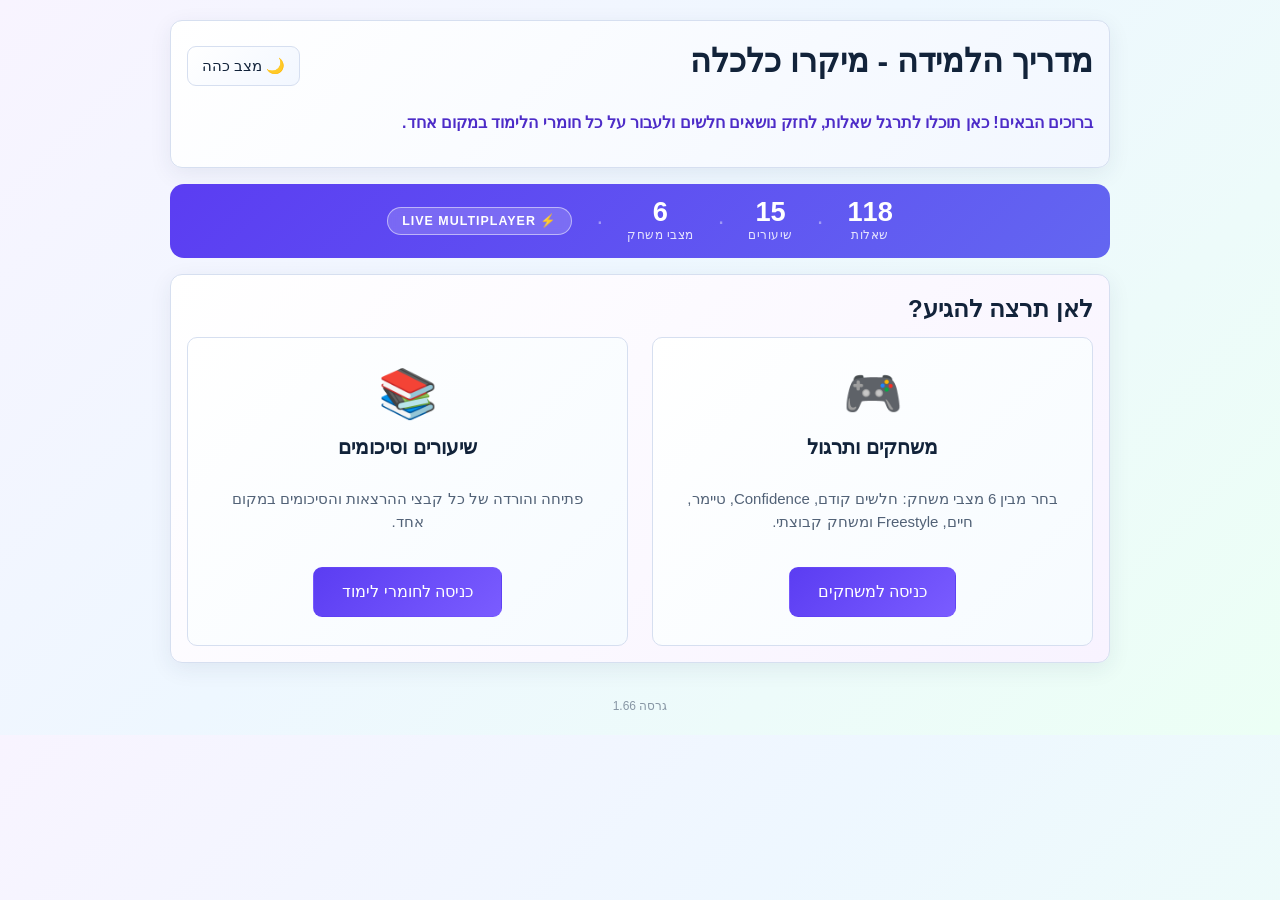
<file: index.html>
<!doctype html>
<html lang="he" dir="rtl">
<head>
  <meta charset="UTF-8" />
  <meta name="viewport" content="width=device-width, initial-scale=1.0" />
  <title>מדריך הלמידה - מיקרו כלכלה</title>
  <link rel="stylesheet" href="styles.css" />
</head>
<body>
  <main class="container" id="main-content">
    <header class="card">
      <div class="header-row">
        <h1>מדריך הלמידה - מיקרו כלכלה</h1>
        <button id="theme-toggle" class="btn" type="button" aria-label="החלפת מצב תצוגה">🌙 מצב כהה</button>
      </div>
      <p class="status">ברוכים הבאים! כאן תוכלו לתרגל שאלות, לחזק נושאים חלשים ולעבור על כל חומרי הלימוד במקום אחד.</p>
    </header>

    <!-- Stats bar -->
    <section class="hero-stats" aria-label="סטטיסטיקות">
      <div class="stat-item">
        <span class="stat-num" data-target="118">0</span>
        <span class="stat-lbl">שאלות</span>
      </div>
      <div class="stat-divider">·</div>
      <div class="stat-item">
        <span class="stat-num" data-target="15">0</span>
        <span class="stat-lbl">שיעורים</span>
      </div>
      <div class="stat-divider">·</div>
      <div class="stat-item">
        <span class="stat-num" data-target="6">0</span>
        <span class="stat-lbl">מצבי משחק</span>
      </div>
      <div class="stat-divider">·</div>
      <div class="stat-item">
        <span class="stat-badge">⚡ LIVE MULTIPLAYER</span>
      </div>
    </section>

    <section class="card">
      <h2>לאן תרצה להגיע?</h2>
      <div class="nav-grid nav-grid-home">
        <article class="nav-item nav-item-home">
          <div class="home-card-icon">🎮</div>
          <h3>משחקים ותרגול</h3>
          <p class="muted">בחר מבין 6 מצבי משחק: חלשים קודם, Confidence, טיימר, חיים, Freestyle ומשחק קבוצתי.</p>
          <a class="btn primary" href="game-modes.html">כניסה למשחקים</a>
        </article>

        <article class="nav-item nav-item-home">
          <div class="home-card-icon">📚</div>
          <h3>שיעורים וסיכומים</h3>
          <p class="muted">פתיחה והורדה של כל קבצי ההרצאות והסיכומים במקום אחד.</p>
          <a class="btn primary" href="materials.html">כניסה לחומרי לימוד</a>
        </article>
      </div>
    </section>

    <section class="card hidden" id="lecture-stats-section">
      <h2>📊 שגיאות לפי שיעור</h2>
      <p class="muted" id="lecture-stats-note" style="font-size:13px;margin-bottom:8px"></p>
      <div id="lecture-stats-list"></div>
    </section>
  </main>

  <script>
    (function initHomeTheme() {
      const key = 'micro-study-theme';
      const btn = document.getElementById('theme-toggle');

      function applyTheme(theme) {
        document.body.setAttribute('data-theme', theme);
        localStorage.setItem(key, theme);
        if (btn) {
          btn.textContent = theme === 'dark' ? '☀️ מצב בהיר' : '🌙 מצב כהה';
        }
      }

      const saved = localStorage.getItem(key);
      if (saved === 'dark' || saved === 'light') {
        applyTheme(saved);
      } else {
        const prefersDark = window.matchMedia && window.matchMedia('(prefers-color-scheme: dark)').matches;
        applyTheme(prefersDark ? 'dark' : 'light');
      }

      btn?.addEventListener('click', function () {
        const current = document.body.getAttribute('data-theme') === 'dark' ? 'dark' : 'light';
        applyTheme(current === 'dark' ? 'light' : 'dark');
      });

    })();

    // ACCEPTANCE: stat counters are always computed from the actual loaded data,
    // never from stale localStorage/state or hardcoded fallbacks.
    function runStatCounters() {
      document.querySelectorAll('.stat-num[data-target]').forEach(function(numEl) {
        var target = +numEl.dataset.target;
        var duration = 900;
        var tStart = performance.now();
        function step(now) {
          var t = Math.min((now - tStart) / duration, 1);
          var ease = 1 - Math.pow(1 - t, 3);
          numEl.textContent = Math.round(ease * target);
          if (t < 1) requestAnimationFrame(step);
        }
        requestAnimationFrame(step);
      });
    }

    function computeStatsOnceLoaded() {
      // Parse QUESTIONS_TEXT (populated by questions-data.js) to get real counts.
      // Reset to 0 first so no stale value is ever shown.
      var text = (typeof window.QUESTIONS_TEXT === 'string') ? window.QUESTIONS_TEXT : '';
      var questionCount = 0;
      var lectureIdsSeen = {};
      if (text) {
        text.split('\n').forEach(function(rawLine) {
          var line = rawLine.trim();
          if (/^Q\d+_\d+:$/.test(line)) { questionCount++; return; }
          var lid = line.match(/^LECTURE_ID:\s*(.+)$/);
          if (lid) {
            var id = lid[1].replace(/^["']|["']$/g, '').trim();
            if (id) lectureIdsSeen[id] = true;
          }
        });
      }
      var lectureCount = Object.keys(lectureIdsSeen).length;
      // Update data-target so runStatCounters animates to the real values.
      // Element order in .hero-stats: [0]=שאלות  [1]=שיעורים  [2]=מצבי משחק (constant)
      var statNums = document.querySelectorAll('.stat-num[data-target]');
      if (questionCount > 0 && statNums[0]) statNums[0].dataset.target = String(questionCount);
      if (lectureCount  > 0 && statNums[1]) statNums[1].dataset.target = String(lectureCount);
      // game-modes count (statNums[2]) stays at its hardcoded value.
      runStatCounters();
    }

    function renderLectureStats() {
      var section = document.getElementById('lecture-stats-section');
      var list = document.getElementById('lecture-stats-list');
      var note = document.getElementById('lecture-stats-note');
      if (!section || !list || !window.QUESTIONS_TEXT) return;

      var userId = localStorage.getItem('micro-study-current-uid') || 'global';
      var wrongStats = {};
      try {
        var raw = localStorage.getItem('micro-study-wrong-stats-v1__' + userId);
        wrongStats = raw ? JSON.parse(raw) : {};
      } catch (e) {}

      var hasData = Object.keys(wrongStats).some(function(k) { return (wrongStats[k] || 0) > 0; });
      if (!hasData) return;

      // Simple parse of QUESTIONS_TEXT to get lecture info
      var lectureTitles = {};
      var lectureQuestionCounts = {};
      var lectureErrors = {};
      var currentLectureId = null;

      window.QUESTIONS_TEXT.split('\n').forEach(function(rawLine) {
        var line = rawLine.trim();
        var lid = line.match(/^LECTURE_ID:\s*["']?(\d+)["']?/);
        if (lid) { currentLectureId = lid[1]; return; }
        var ltitle = line.match(/^LECTURE_TITLE:\s*(.+)/);
        if (ltitle && currentLectureId) {
          lectureTitles[currentLectureId] = ltitle[1].replace(/^["']|["']$/g, '').trim();
          return;
        }
        if (line.match(/^Q\d+_\d+:$/) && currentLectureId) {
          lectureQuestionCounts[currentLectureId] = (lectureQuestionCounts[currentLectureId] || 0) + 1;
        }
      });

      // Extract errors per lecture from wrongStats keys (format: Q1_5__5__23)
      Object.keys(wrongStats).forEach(function(quid) {
        if ((wrongStats[quid] || 0) <= 0) return;
        var parts = quid.split('__');
        if (parts.length >= 2) {
          var lectureId = parts[1];
          lectureErrors[lectureId] = (lectureErrors[lectureId] || 0) + 1;
        }
      });

      var lectureIds = Object.keys(lectureQuestionCounts).sort(function(a, b) { return Number(a) - Number(b); });
      var hasAnyErrors = lectureIds.some(function(id) { return (lectureErrors[id] || 0) > 0; });
      if (!hasAnyErrors) return;

      section.classList.remove('hidden');
      if (note) {
        note.textContent = userId === 'global'
          ? 'שגיאות שנרשמו במכשיר זה (ללא התחברות) — לפי שיעור:'
          : 'שגיאות החשבון שלך — לפי שיעור:';
      }

      list.innerHTML = '';
      lectureIds.forEach(function(id) {
        var total = lectureQuestionCounts[id] || 0;
        var errors = lectureErrors[id] || 0;
        if (total === 0 || errors === 0) return;
        var pct = Math.round(errors / total * 100);
        var cls = pct < 30 ? 'medium' : pct < 60 ? 'medium' : 'bad';
        var title = lectureTitles[id] ? (' — ' + lectureTitles[id]) : '';
        var row = document.createElement('div');
        row.className = 'lecture-stat-row';
        row.innerHTML =
          '<span class="lecture-stat-name">שיעור ' + Number(id) + title + '</span>' +
          '<div class="progress-bar-track" style="flex:1;min-width:60px">' +
          '<div class="progress-bar-fill ' + cls + '" style="width:' + pct + '%"></div></div>' +
          '<span class="lecture-stat-text">' + errors + '/' + total + ' שגיאות (' + pct + '%)</span>';
        list.appendChild(row);
      });
    }
  </script>
  <script src="questions-data.js"></script>
  <script>
    computeStatsOnceLoaded(); // Bug 1 fix: derive counts from actual loaded data, not fallback/stale values
    renderLectureStats();
    if ('serviceWorker' in navigator) navigator.serviceWorker.register('sw.js');
  </script>
  <footer class="app-version-footer"></footer>
  <script src="version.js"></script>
</body>
</html>
</file>
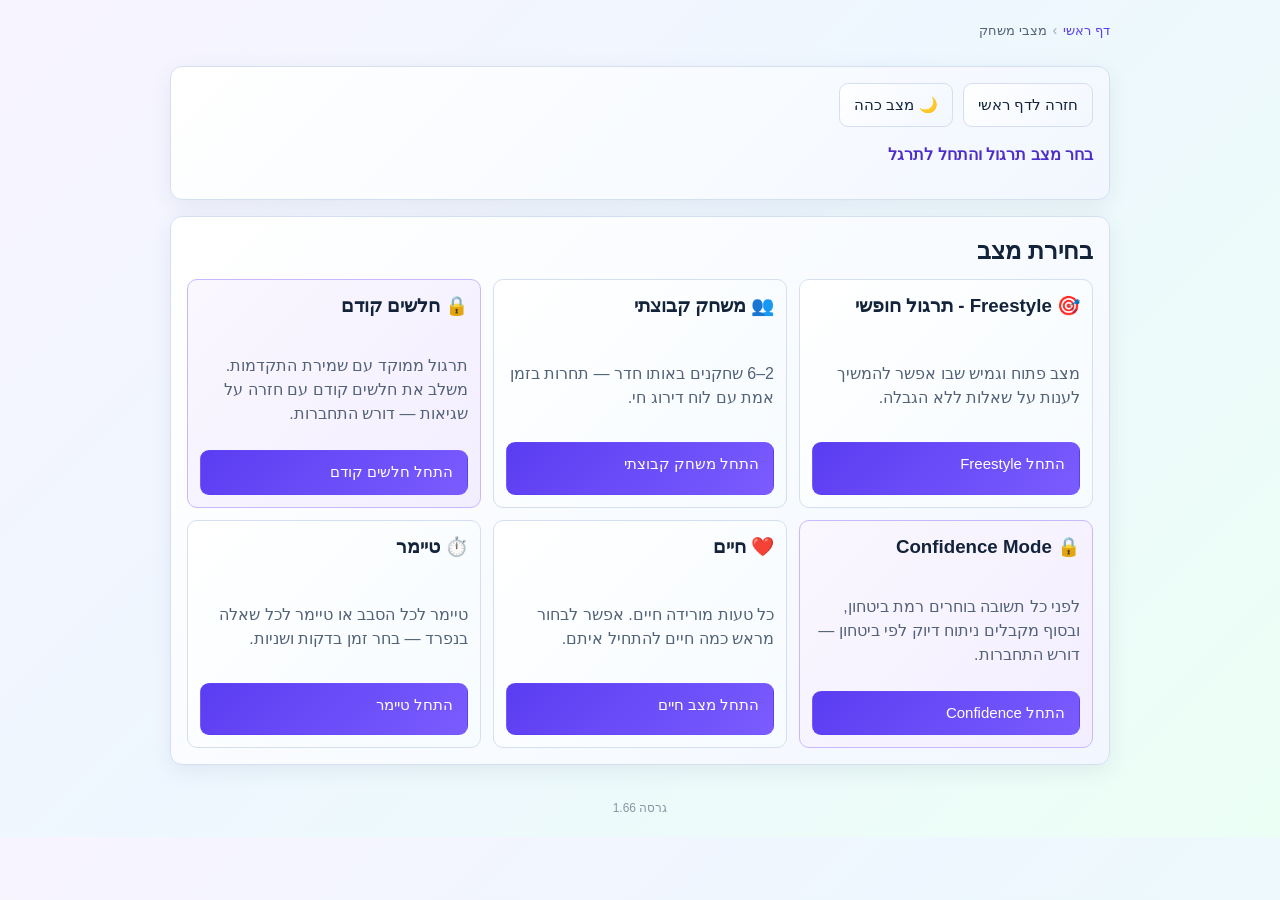
<file: game-modes.html>
<!doctype html>
<html lang="he" dir="rtl">
<head>
  <meta charset="UTF-8" />
  <meta name="viewport" content="width=device-width, initial-scale=1.0" />
  <title>מצבי משחק - מיקרו כלכלה</title>
  <link rel="stylesheet" href="styles.css" />
</head>
<body>
  <main class="container" id="main-content">
    <nav class="breadcrumb" aria-label="ניווט">
      <a href="index.html">דף ראשי</a>
      <span class="bc-sep">›</span>
      <span>מצבי משחק</span>
    </nav>
    <header class="card">
        <div class="actions compact">
          <a class="btn" href="index.html">חזרה לדף ראשי</a>
          <button id="theme-toggle" class="btn" type="button" aria-label="החלפת מצב תצוגה">🌙 מצב כהה</button>
        </div>
      </div>
      <p class="status">בחר מצב תרגול והתחל לתרגל</p>
    </header>

    <section class="card">
      <h2>בחירת מצב</h2>
      <div class="nav-grid">
        <article class="nav-item">
          <h3>🎯 Freestyle - תרגול חופשי</h3>
          <p class="muted">מצב פתוח וגמיש שבו אפשר להמשיך לענות על שאלות ללא הגבלה.</p>
          <a class="btn primary" href="quiz.html">התחל Freestyle</a>
        </article>

        <article class="nav-item">
          <h3>👥 משחק קבוצתי</h3>
          <p class="muted">2–6 שחקנים באותו חדר — תחרות בזמן אמת עם לוח דירוג חי.</p>
          <a class="btn primary" href="multiplayer.html">התחל משחק קבוצתי</a>
        </article>

        <article class="nav-item nav-item-locked">
          <h3>🔒 חלשים קודם</h3>
          <p class="muted">תרגול ממוקד עם שמירת התקדמות. משלב את חלשים קודם עם חזרה על שגיאות &mdash; דורש התחברות.</p>
          <a class="btn primary" href="weak-first.html">התחל חלשים קודם</a>
        </article>

        <article class="nav-item nav-item-locked">
          <h3>🔒 Confidence Mode</h3>
          <p class="muted">לפני כל תשובה בוחרים רמת ביטחון, ובסוף מקבלים ניתוח דיוק לפי ביטחון &mdash; דורש התחברות.</p>
          <a class="btn primary" href="confidence.html">התחל Confidence</a>
        </article>

        <article class="nav-item">
          <h3>❤️ חיים</h3>
          <p class="muted">כל טעות מורידה חיים. אפשר לבחור מראש כמה חיים להתחיל איתם.</p>
          <a class="btn primary" href="lives.html">התחל מצב חיים</a>
        </article>

        <article class="nav-item">
          <h3>⏱️ טיימר</h3>
          <p class="muted">טיימר לכל הסבב או טיימר לכל שאלה בנפרד — בחר זמן בדקות ושניות.</p>
          <a class="btn primary" href="timer.html">התחל טיימר</a>
        </article>

        <!-- marathon merged into timer —  kept for SEO / old links -->
        <!-- duel hidden — kept for future use -->
      </div>
    </section>
  </main>

  <script>
    (function initGameModesTheme() {
      const key = 'micro-study-theme';
      const btn = document.getElementById('theme-toggle');

      function applyTheme(theme) {
        document.body.setAttribute('data-theme', theme);
        localStorage.setItem(key, theme);
        if (btn) {
          btn.textContent = theme === 'dark' ? '☀️ מצב בהיר' : '🌙 מצב כהה';
        }
      }

      const saved = localStorage.getItem(key);
      if (saved === 'dark' || saved === 'light') {
        applyTheme(saved);
      } else {
        const prefersDark = window.matchMedia && window.matchMedia('(prefers-color-scheme: dark)').matches;
        applyTheme(prefersDark ? 'dark' : 'light');
      }

      btn?.addEventListener('click', function () {
        const current = document.body.getAttribute('data-theme') === 'dark' ? 'dark' : 'light';
        applyTheme(current === 'dark' ? 'light' : 'dark');
      });
    })();
  </script>
  <footer class="app-version-footer"></footer>
  <script src="version.js"></script>
</body>
</html>
</file>
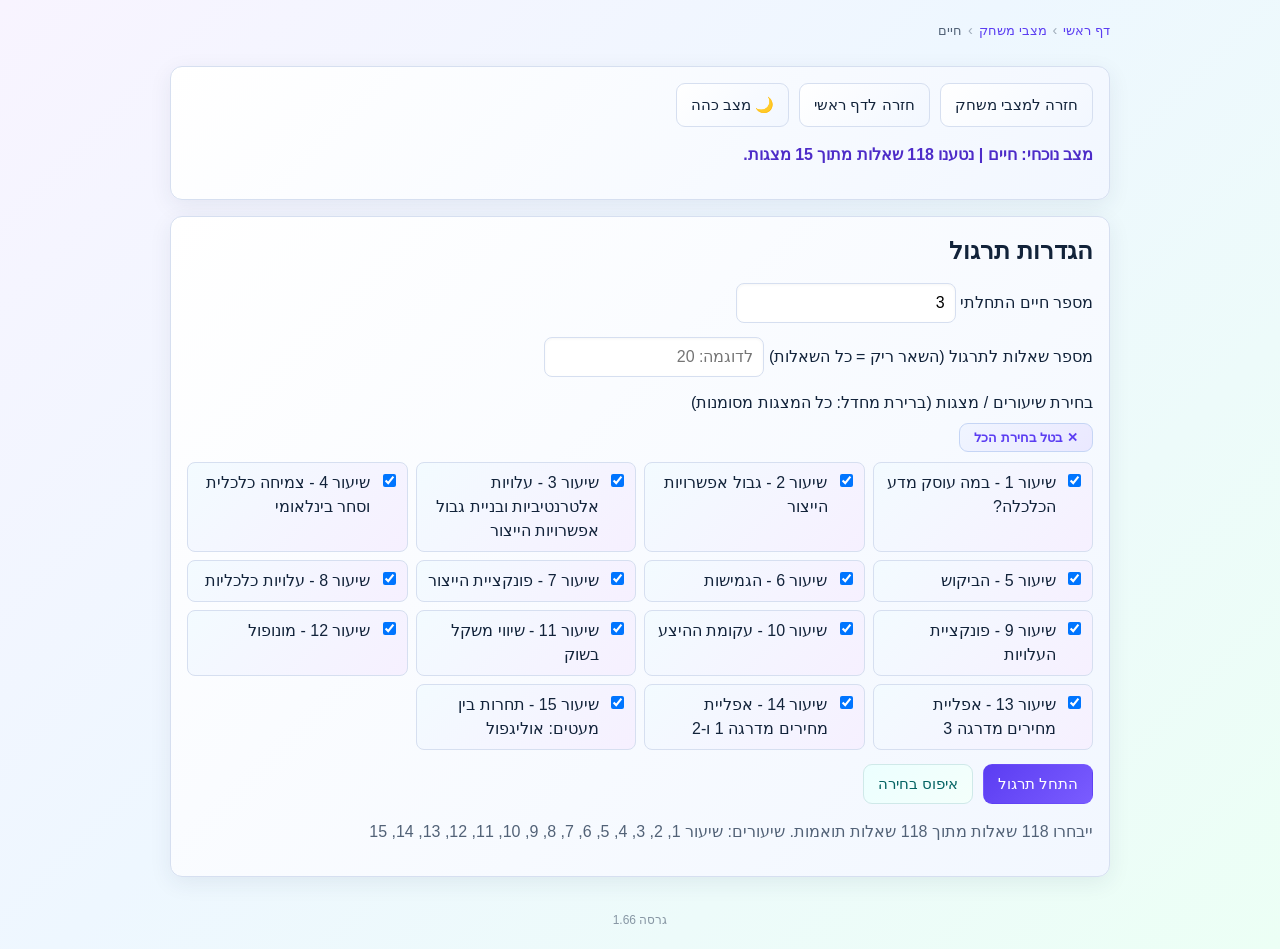
<file: lives.html>
<!doctype html>
<html lang="he" dir="rtl">
<head>
  <meta charset="UTF-8" />
  <meta name="viewport" content="width=device-width, initial-scale=1.0" />
  <title>חיים - מיקרו כלכלה</title>
  <link rel="stylesheet" href="styles.css" />
</head>
<body data-mode="lives">
  <script>
    (function(){
      var t = localStorage.getItem('micro-study-theme');
      if (!t) t = (window.matchMedia && window.matchMedia('(prefers-color-scheme: dark)').matches) ? 'dark' : 'light';
      document.body.setAttribute('data-theme', t);
    })();
  </script>
  <main class="container" id="main-content">
    <nav class="breadcrumb" aria-label="ניווט">
      <a href="index.html">דף ראשי</a>
      <span class="bc-sep">›</span>
      <a href="game-modes.html">מצבי משחק</a>
      <span class="bc-sep">›</span>
      <span>חיים</span>
    </nav>
    <header class="card">
        <div class="actions compact">
          <a class="btn" href="game-modes.html">חזרה למצבי משחק</a>
          <a class="btn" href="index.html">חזרה לדף ראשי</a>
          <button id="theme-toggle" class="btn" type="button" aria-label="החלפת מצב תצוגה">🌙 מצב כהה</button>
        </div>
      </div>
      <p id="load-status" class="status">מצב נוכחי: חיים</p>
    </header>

    <section class="card" id="setup-section">
      <h2>הגדרות תרגול</h2>

      <div class="field" id="lives-settings">
        <label for="lives-count">מספר חיים התחלתי</label>
        <input id="lives-count" type="number" min="1" max="20" value="3" />
      </div>

      <div class="field">
        <label for="question-count">מספר שאלות לתרגול (השאר ריק = כל השאלות)</label>
        <input id="question-count" type="number" min="1" placeholder="לדוגמה: 20" />
      </div>

      <div class="field">
        <p class="label">בחירת שיעורים / מצגות (ברירת מחדל: כל המצגות מסומנות)</p>
        <div id="lecture-filters" class="lecture-grid"></div>
      </div>

      <div class="actions">
        <button id="start-quiz" class="btn primary">התחל תרגול</button>
        <button id="reset-setup" class="btn">איפוס בחירה</button>
      </div>

      <p id="selection-summary" class="muted"></p>
      <p id="setup-error" class="setup-error hidden" aria-live="polite" role="alert"></p>
    </section>

    <section class="card hidden" id="quiz-section">
      <div class="quiz-head">
        <h2>תרגול</h2>
        <p id="progress"></p>
      </div>

      <div class="quiz-state-row">
        <p id="mode-status" class="meta"></p>
        <p id="timer-status" class="meta hidden"></p>
        <p id="lives-status" class="meta"></p>
        <p id="streak-status" class="meta hidden"></p>
      </div>

      <div id="question-meta" class="meta"></div>
      <h3 id="question-text" class="question"></h3>

      <form id="answers-form" class="choices"></form>
      <p id="keyboard-hint" class="keyboard-hint">💡 מקשים: 1–4 לבחירה · Enter לאישור</p>

      <div class="actions">
        <button id="submit-answer" class="btn primary" type="button">בדיקת תשובה</button>
        <button id="next-question" class="btn hidden" type="button">לשאלה הבאה</button>
        <button id="finish-quiz" class="btn" type="button">סיום תרגול</button>
      </div>

      <div id="feedback" class="feedback hidden"></div>
    </section>

    <section class="card hidden" id="result-section">
      <h2>סיכום תרגול</h2>
      <p id="result-score"></p>
      <p id="result-details" class="muted"></p>
      <div id="result-wrong-list"></div>
      <div class="actions">
        <button id="restart-quiz" class="btn primary">תרגול נוסף</button>
      </div>
    </section>

  </main>

  <script src="questions-data.js"></script>
  <script src="quiz.js"></script>
  <script>if ('serviceWorker' in navigator) navigator.serviceWorker.register('sw.js');</script>
  <footer class="app-version-footer"></footer>
  <script src="version.js"></script>
</body>
</html>
</file>
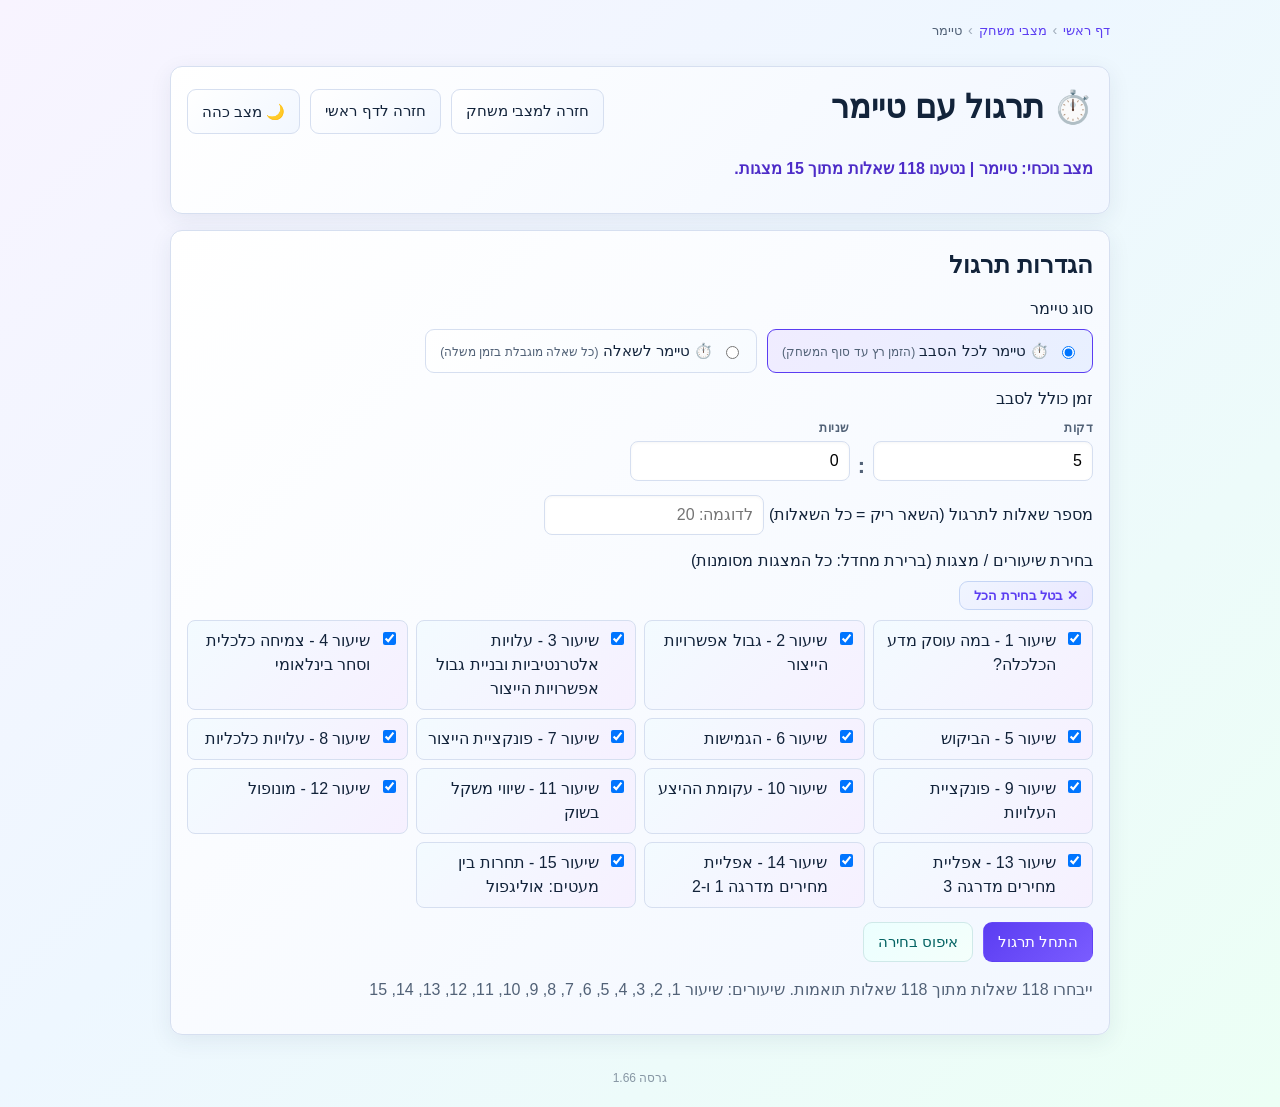
<file: marathon.html>
<!doctype html>
<html lang="he" dir="rtl">
<head>
  <meta charset="UTF-8" />
  <title>מרתון → טיימר</title>
  <script>window.location.replace('timer.html');</script>
</head>
<body></body>
</html>
<body data-mode="marathon">
  <script>
    (function(){
      var t = localStorage.getItem('micro-study-theme');
      if (!t) t = (window.matchMedia && window.matchMedia('(prefers-color-scheme: dark)').matches) ? 'dark' : 'light';
      document.body.setAttribute('data-theme', t);
    })();
  </script>
  <main class="container" id="main-content">
    <nav class="breadcrumb" aria-label="ניווט">
      <a href="index.html">דף ראשי</a>
      <span class="bc-sep">›</span>
      <a href="game-modes.html">מצבי משחק</a>
      <span class="bc-sep">›</span>
      <span>מרתון</span>
    </nav>
    <header class="card">
        <div class="actions compact">
          <a class="btn" href="game-modes.html">חזרה למצבי משחק</a>
          <a class="btn" href="index.html">חזרה לדף ראשי</a>
          <button id="theme-toggle" class="btn" type="button" aria-label="החלפת מצב תצוגה">🌙 מצב כהה</button>
        </div>
      </div>
      <p id="load-status" class="status">מצב נוכחי: מרתון</p>
    </header>

    <section class="card" id="setup-section">
      <h2>הגדרות תרגול</h2>

      <div class="field" id="marathon-time-settings">
        <label for="marathon-total-minutes">זמן כולל למרתון בדקות (אופציונלי)</label>
        <input id="marathon-total-minutes" type="number" min="1" max="240" placeholder="למשל: 25" />
      </div>

      <div class="field">
        <label for="question-count">מספר שאלות לתרגול (השאר ריק = כל השאלות)</label>
        <input id="question-count" type="number" min="1" placeholder="לדוגמה: 20" />
      </div>

      <div class="field">
        <p class="label">בחירת שיעורים / מצגות (ברירת מחדל: כל המצגות מסומנות)</p>
        <div id="lecture-filters" class="lecture-grid"></div>
      </div>

      <div class="actions">
        <button id="start-quiz" class="btn primary">התחל תרגול</button>
        <button id="reset-setup" class="btn">איפוס בחירה</button>
      </div>

      <p id="selection-summary" class="muted"></p>
      <p id="setup-error" class="setup-error hidden" aria-live="polite" role="alert"></p>
    </section>

    <section class="card hidden" id="quiz-section">
      <div class="quiz-head">
        <h2>תרגול</h2>
        <p id="progress"></p>
      </div>

      <div class="quiz-state-row">
        <p id="mode-status" class="meta"></p>
        <p id="timer-status" class="meta hidden"></p>
        <p id="lives-status" class="meta hidden"></p>
      </div>

      <div id="question-meta" class="meta"></div>
      <h3 id="question-text" class="question"></h3>

      <form id="answers-form" class="choices"></form>

      <div class="actions">
        <button id="submit-answer" class="btn primary" type="button">בדיקת תשובה</button>
        <button id="next-question" class="btn hidden" type="button">לשאלה הבאה</button>
        <button id="finish-quiz" class="btn" type="button">סיום תרגול</button>
      </div>

      <div id="feedback" class="feedback hidden"></div>
    </section>

    <section class="card hidden" id="result-section">
      <h2>סיכום תרגול</h2>
      <p id="result-score"></p>
      <p id="result-details" class="muted"></p>
      <div class="actions">
        <button id="restart-quiz" class="btn primary">תרגול נוסף</button>
      </div>
    </section>

  </main>

  <script src="questions-data.js"></script>
  <script src="quiz.js"></script>
  <footer class="app-version-footer"></footer>
  <script src="version.js"></script>
</body>
</html>
</file>
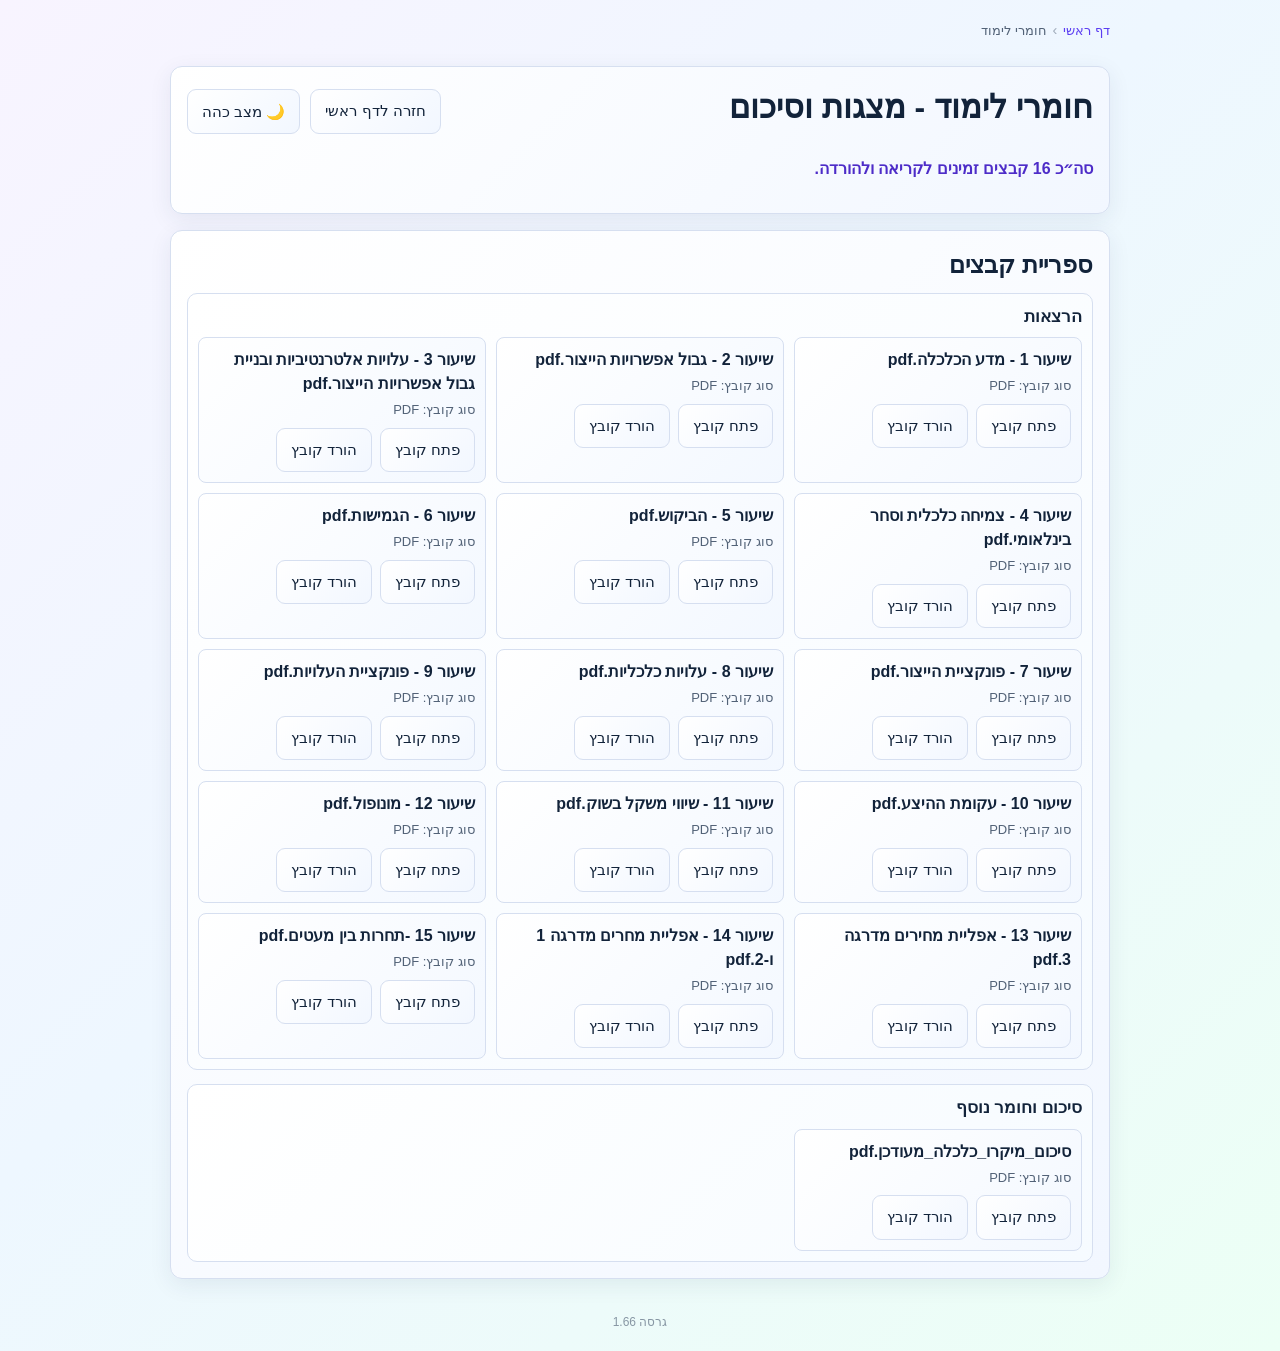
<file: materials.html>
<!doctype html>
<html lang="he" dir="rtl">
<head>
  <meta charset="UTF-8" />
  <meta name="viewport" content="width=device-width, initial-scale=1.0" />
  <title>חומרי לימוד - מיקרו כלכלה</title>
  <link rel="stylesheet" href="styles.css" />
</head>
<body>
  <main class="container" id="main-content">
    <nav class="breadcrumb" aria-label="ניווט">
      <a href="index.html">דף ראשי</a>
      <span class="bc-sep">›</span>
      <span>חומרי לימוד</span>
    </nav>
    <header class="card">
      <div class="header-row">
        <h1>חומרי לימוד - מצגות וסיכום</h1>
        <div class="actions compact">
          <a class="btn" href="index.html">חזרה לדף ראשי</a>
          <button id="theme-toggle" class="btn" type="button" aria-label="החלפת מצב תצוגה">🌙 מצב כהה</button>
        </div>
      </div>
      <p id="files-summary" class="status">טוען קבצים...</p>
    </header>

    <section class="card" id="files-section">
      <h2>ספריית קבצים</h2>
      <div id="files-library" class="files-library"></div>
    </section>
  </main>

  <script src="documents-data.js"></script>
  <script src="materials.js"></script>
  <footer class="app-version-footer"></footer>
  <script src="version.js"></script>
</body>
</html>
</file>
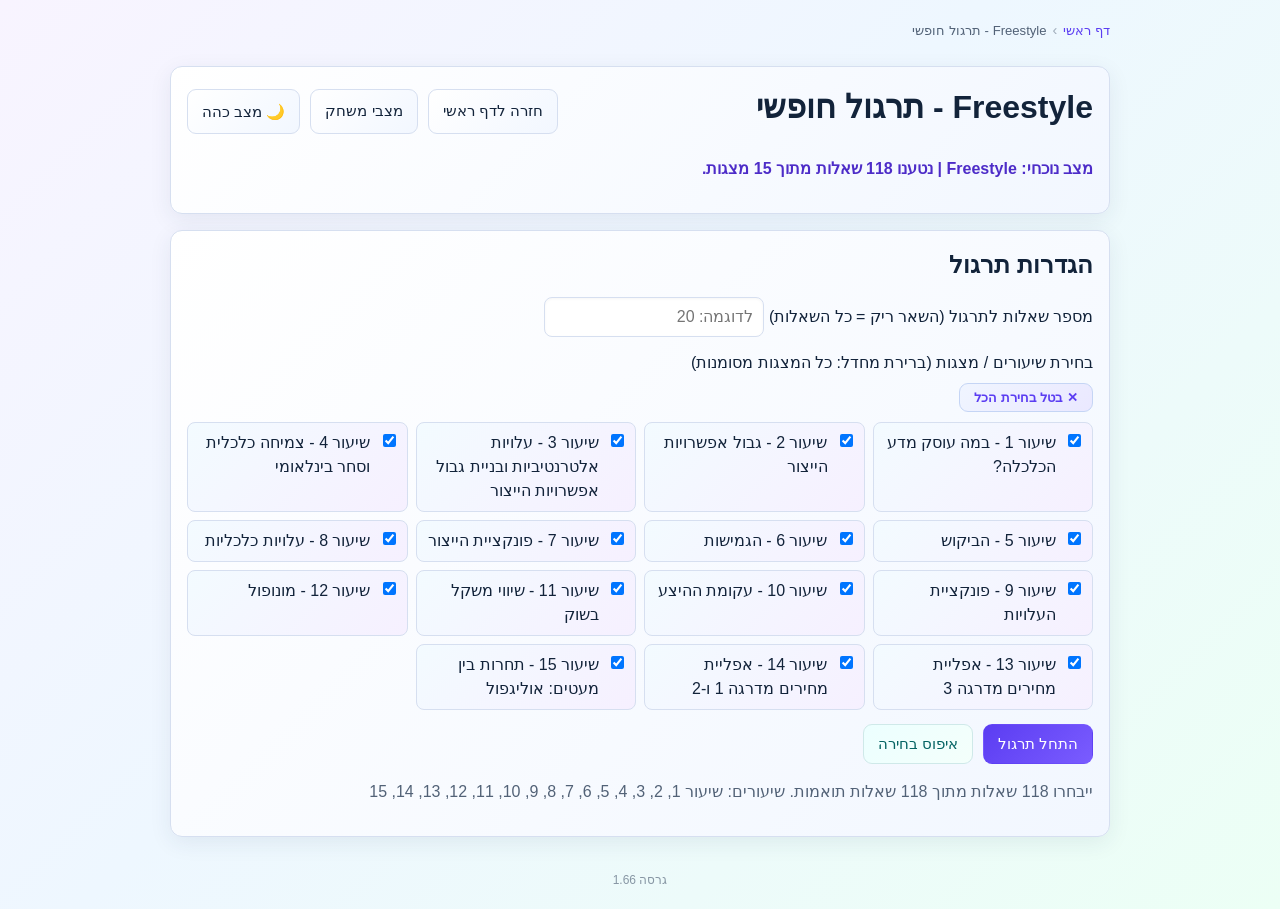
<file: quiz.html>
<!doctype html>
<html lang="he" dir="rtl">
<head>
  <meta charset="UTF-8" />
  <meta name="viewport" content="width=device-width, initial-scale=1.0" />
  <title>Freestyle - תרגול חופשי</title>
  <link rel="stylesheet" href="styles.css" />
</head>
<body data-mode="freestyle">
  <script>
    (function(){
      var t = localStorage.getItem('micro-study-theme');
      if (!t) t = (window.matchMedia && window.matchMedia('(prefers-color-scheme: dark)').matches) ? 'dark' : 'light';
      document.body.setAttribute('data-theme', t);
    })();
  </script>
  <main class="container" id="main-content">
    <nav class="breadcrumb" aria-label="ניווט">
      <a href="index.html">דף ראשי</a>
      <span class="bc-sep">›</span>
      <span>Freestyle - תרגול חופשי</span>
    </nav>
    <header class="card">
      <div class="header-row">
        <h1>Freestyle - תרגול חופשי</h1>
        <div class="actions compact">
          <a class="btn" href="index.html">חזרה לדף ראשי</a>
          <a class="btn" href="game-modes.html">מצבי משחק</a>
          <button id="theme-toggle" class="btn" type="button" aria-label="החלפת מצב תצוגה">🌙 מצב כהה</button>
        </div>
      </div>
      <p id="load-status" class="status">טוען שאלות...</p>
    </header>

    <section class="card" id="setup-section">
      <h2>הגדרות תרגול</h2>

      <div class="field hidden" id="timer-field">
        <label for="timer-minutes">משך זמן בדקות (למצב טיימר)</label>
        <input id="timer-minutes" type="number" min="1" max="120" value="5" />
      </div>

      <div class="field">
        <label for="question-count">מספר שאלות לתרגול (השאר ריק = כל השאלות)</label>
        <input id="question-count" type="number" min="1" placeholder="לדוגמה: 20" />
      </div>

      <div class="field">
        <p class="label">בחירת שיעורים / מצגות (ברירת מחדל: כל המצגות מסומנות)</p>
        <div id="lecture-filters" class="lecture-grid"></div>
      </div>

      <div class="actions">
        <button id="start-quiz" class="btn primary">התחל תרגול</button>
        <button id="reset-setup" class="btn">איפוס בחירה</button>
      </div>

      <p id="selection-summary" class="muted"></p>
      <p id="setup-error" class="setup-error hidden" aria-live="polite" role="alert"></p>
    </section>

    <section class="card hidden" id="quiz-section">
      <div class="quiz-head">
        <h2>תרגול</h2>
        <p id="progress"></p>
      </div>

      <div class="quiz-state-row">
        <p id="mode-status" class="meta"></p>
        <p id="timer-status" class="meta hidden"></p>
        <p id="lives-status" class="meta hidden"></p>
        <p id="streak-status" class="meta hidden"></p>
      </div>

      <div id="question-meta" class="meta"></div>
      <h3 id="question-text" class="question"></h3>

      <form id="answers-form" class="choices"></form>
      <p id="keyboard-hint" class="keyboard-hint">💡 מקשים: 1–4 לבחירה · Enter לאישור</p>

      <div class="actions">
        <button id="submit-answer" class="btn primary" type="button">בדיקת תשובה</button>
        <button id="next-question" class="btn hidden" type="button">לשאלה הבאה</button>
        <button id="finish-quiz" class="btn" type="button">סיום תרגול</button>
      </div>

      <div id="feedback" class="feedback hidden"></div>
    </section>

    <section class="card hidden" id="result-section">
      <h2>סיכום תרגול</h2>
      <p id="result-score"></p>
      <p id="result-details" class="muted"></p>
      <div id="result-wrong-list"></div>
      <div class="actions">
        <button id="restart-quiz" class="btn primary">תרגול נוסף</button>
      </div>
    </section>

  </main>

  <script src="questions-data.js"></script>
  <script src="quiz.js"></script>
  <script>if ('serviceWorker' in navigator) navigator.serviceWorker.register('sw.js');</script>
  <footer class="app-version-footer"></footer>
  <script src="version.js"></script>
</body>
</html>
</file>
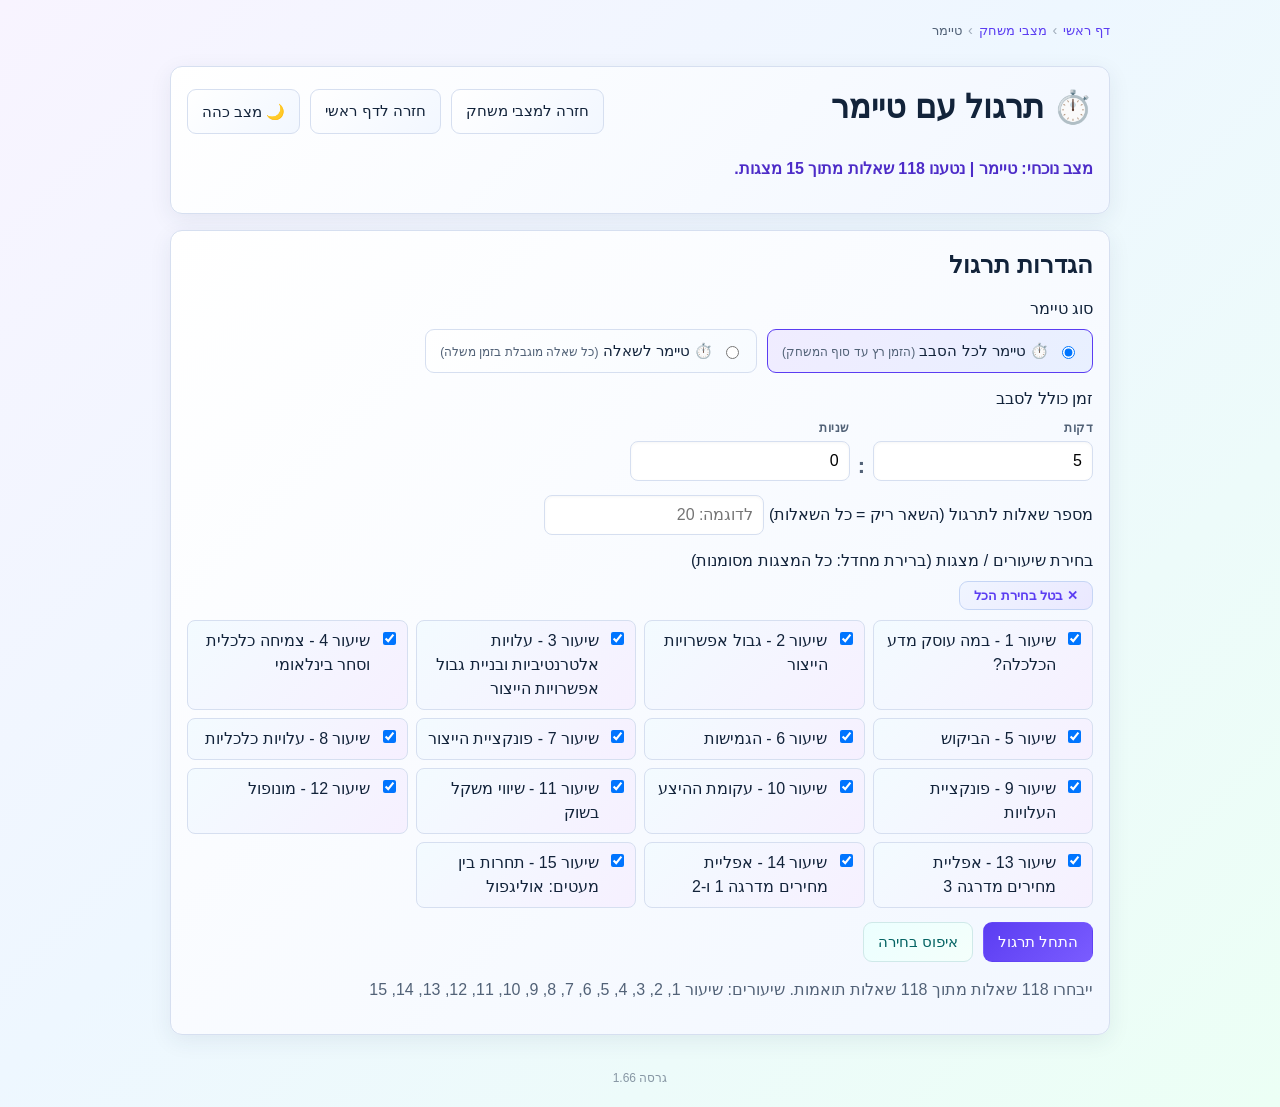
<file: timer.html>
<!doctype html>
<html lang="he" dir="rtl">
<head>
  <meta charset="UTF-8" />
  <meta name="viewport" content="width=device-width, initial-scale=1.0" />
  <title>טיימר - מיקרו כלכלה</title>
  <link rel="stylesheet" href="styles.css" />
</head>
<body data-mode="timer">
  <script>
    (function(){
      var t = localStorage.getItem('micro-study-theme');
      if (!t) t = (window.matchMedia && window.matchMedia('(prefers-color-scheme: dark)').matches) ? 'dark' : 'light';
      document.body.setAttribute('data-theme', t);
    })();
  </script>
  <main class="container" id="main-content">
    <nav class="breadcrumb" aria-label="ניווט">
      <a href="index.html">דף ראשי</a>
      <span class="bc-sep">›</span>
      <a href="game-modes.html">מצבי משחק</a>
      <span class="bc-sep">›</span>
      <span>טיימר</span>
    </nav>
    <header class="card">
      <div class="header-row">
        <h1>⏱️ תרגול עם טיימר</h1>
        <div class="actions compact">
          <a class="btn" href="game-modes.html">חזרה למצבי משחק</a>
          <a class="btn" href="index.html">חזרה לדף ראשי</a>
          <button id="theme-toggle" class="btn" type="button" aria-label="החלפת מצב תצוגה">🌙 מצב כהה</button>
        </div>
      </div>
      <p id="load-status" class="status">מצב נוכחי: טיימר</p>
    </header>

    <section class="card" id="setup-section">
      <h2>הגדרות תרגול</h2>

      <!-- Timer type toggle -->
      <div class="field">
        <p class="label">סוג טיימר</p>
        <div class="question-filter-row">
          <label class="question-filter-option">
            <input type="radio" name="timer-type" value="total" checked />
            <span>⏱️ טיימר לכל הסבב <span class="filter-hint">(הזמן רץ עד סוף המשחק)</span></span>
          </label>
          <label class="question-filter-option">
            <input type="radio" name="timer-type" value="per-question" />
            <span>⏱️ טיימר לשאלה <span class="filter-hint">(כל שאלה מוגבלת בזמן משלה)</span></span>
          </label>
        </div>
      </div>

      <!-- Total timer settings (shown by default) -->
      <div id="timer-total-settings" class="field">
        <p class="label">זמן כולל לסבב</p>
        <div class="time-inputs-row">
          <label class="time-input-label">
            <span class="time-input-unit">דקות</span>
            <input id="timer-total-minutes" type="number" min="0" max="180" value="5" class="time-input" />
          </label>
          <span class="time-colon">:</span>
          <label class="time-input-label">
            <span class="time-input-unit">שניות</span>
            <input id="timer-total-seconds" type="number" min="0" max="59" value="0" class="time-input" />
          </label>
        </div>
      </div>

      <!-- Per-question timer settings (hidden by default) -->
      <div id="timer-per-settings" class="field hidden">
        <p class="label">זמן לכל שאלה</p>
        <div class="time-inputs-row">
          <label class="time-input-label">
            <span class="time-input-unit">דקות</span>
            <input id="timer-per-minutes" type="number" min="0" max="10" value="0" class="time-input" />
          </label>
          <span class="time-colon">:</span>
          <label class="time-input-label">
            <span class="time-input-unit">שניות</span>
            <input id="timer-per-seconds" type="number" min="5" max="300" value="30" class="time-input" />
          </label>
        </div>
      </div>

      <!-- Question count -->
      <div class="field">
        <label for="question-count">מספר שאלות לתרגול (השאר ריק = כל השאלות)</label>
        <input id="question-count" type="number" min="1" placeholder="לדוגמה: 20" />
      </div>

      <!-- Lecture filters -->
      <div class="field">
        <p class="label">בחירת שיעורים / מצגות (ברירת מחדל: כל המצגות מסומנות)</p>
        <div id="lecture-filters" class="lecture-grid"></div>
      </div>

      <div class="actions">
        <button id="start-quiz" class="btn primary">התחל תרגול</button>
        <button id="reset-setup" class="btn">איפוס בחירה</button>
      </div>

      <p id="selection-summary" class="muted"></p>
      <p id="setup-error" class="setup-error hidden" aria-live="polite" role="alert"></p>
    </section>

    <section class="card hidden" id="quiz-section">
      <div class="quiz-head">
        <h2>תרגול</h2>
        <p id="progress"></p>
      </div>

      <div class="quiz-state-row">
        <p id="mode-status" class="meta"></p>
        <p id="timer-status" class="meta"></p>
        <p id="lives-status" class="meta hidden"></p>
        <p id="streak-status" class="meta hidden"></p>
      </div>

      <div id="question-meta" class="meta"></div>
      <h3 id="question-text" class="question"></h3>

      <form id="answers-form" class="choices"></form>
      <p id="keyboard-hint" class="keyboard-hint">💡 מקשים: 1–4 לבחירה · Enter לאישור</p>

      <div class="actions">
        <button id="submit-answer" class="btn primary" type="button">בדיקת תשובה</button>
        <button id="next-question" class="btn hidden" type="button">לשאלה הבאה</button>
        <button id="finish-quiz" class="btn" type="button">סיום תרגול</button>
      </div>

      <div id="feedback" class="feedback hidden"></div>
    </section>

    <section class="card hidden" id="result-section">
      <h2>סיכום תרגול</h2>
      <p id="result-score"></p>
      <p id="result-details" class="muted"></p>
      <div id="result-wrong-list"></div>
      <div class="actions">
        <button id="restart-quiz" class="btn primary">תרגול נוסף</button>
      </div>
    </section>

  </main>

  <script src="questions-data.js"></script>
  <script src="quiz.js"></script>
  <script>if ('serviceWorker' in navigator) navigator.serviceWorker.register('sw.js');</script>
  <footer class="app-version-footer"></footer>
  <script src="version.js"></script>
</body>
</html>
</file>
<file: styles.css>
:root {
  color-scheme: light;
  --bg: linear-gradient(135deg, #f8f4ff 0%, #eef7ff 45%, #ecfff5 100%);
  --card: #ffffff;
  --text: #12233a;
  --muted: #526277;
  --primary: #5b3df2;
  --primary-hover: #452ed0;
  --secondary: #00a3a3;
  --accent: #ff8b2c;
  --ok: #117a37;
  --bad: #b42318;
  --border: #d6dff0;
}

body[data-theme="dark"] {
  color-scheme: dark;
  --bg: linear-gradient(135deg, #111827 0%, #0f172a 45%, #0b1d1d 100%);
  --card: #101a2a;
  --text: #e6edf7;
  --muted: #b0bfd4;
  --primary: #7c66ff;
  --primary-hover: #9a88ff;
  --secondary: #19bcbc;
  --accent: #ffae62;
  --ok: #4ee084;
  --bad: #ff7d7d;
  --border: #2a3a52;
}

* {
  box-sizing: border-box;
}

body {
  margin: 0;
  font-family: "Rubik", "Arial", sans-serif;
  background: var(--bg);
  color: var(--text);
  line-height: 1.5;
}

.app-version-footer {
  display: block;
  width: 100%;
  text-align: center;
  padding: 14px 8px 20px;
  font-size: 12px;
  color: var(--muted, #888);
  opacity: 0.65;
  user-select: none;
}

.container {
  max-width: 980px;
  margin: 0 auto;
  padding: 20px;
  display: grid;
  gap: 16px;
}

.card {
  background: var(--card);
  border: 1px solid var(--border);
  border-radius: 12px;
  padding: 16px;
  box-shadow: 0 6px 22px rgba(39, 56, 85, 0.08);
}

.card:nth-of-type(1) {
  background: linear-gradient(135deg, #ffffff 0%, #f2f7ff 100%);
}

.card:nth-of-type(2) {
  background: linear-gradient(135deg, #ffffff 0%, #f8f3ff 100%);
}

.card:nth-of-type(3) {
  background: linear-gradient(135deg, #ffffff 0%, #f1fff8 100%);
}

.card:nth-of-type(4) {
  background: linear-gradient(135deg, #ffffff 0%, #fff9f1 100%);
}

body[data-theme="dark"] .card {
  box-shadow: 0 8px 28px rgba(0, 0, 0, 0.28);
}

body[data-theme="dark"] .card:nth-of-type(1) {
  background: linear-gradient(135deg, #1a2540 0%, #152034 100%);
}

body[data-theme="dark"] .card:nth-of-type(2) {
  background: linear-gradient(135deg, #211b3f 0%, #1a2035 100%);
}

body[data-theme="dark"] .card:nth-of-type(3) {
  background: linear-gradient(135deg, #16322c 0%, #142537 100%);
}

body[data-theme="dark"] .card:nth-of-type(4) {
  background: linear-gradient(135deg, #372518 0%, #1b2438 100%);
}

.header-row {
  display: flex;
  justify-content: space-between;
  align-items: center;
  gap: 10px;
}

h1, h2, h3 {
  margin: 0 0 10px;
}

.field {
  margin: 14px 0;
}

.label {
  margin: 0 0 8px;
  font-weight: 500;
}

input[type="number"],
input[type="text"] {
  width: 220px;
  max-width: 100%;
  padding: 10px;
  border: 1px solid var(--border);
  border-radius: 8px;
  font-size: 16px;
  background: #fff;
  box-shadow: inset 0 1px 3px rgba(0, 0, 0, 0.04);
}

select {
  width: 280px;
  max-width: 100%;
  padding: 10px;
  border: 1px solid var(--border);
  border-radius: 8px;
  font-size: 16px;
  background: #fff;
  color: var(--text);
}

body[data-theme="dark"] select,
body[data-theme="dark"] input[type="number"],
body[data-theme="dark"] input[type="text"] {
  background: #162236;
  color: var(--text);
}

.lecture-grid {
  display: grid;
  grid-template-columns: repeat(auto-fill, minmax(220px, 1fr));
  gap: 8px;
}

.lecture-item {
  display: flex;
  align-items: flex-start;
  gap: 8px;
  border: 1px solid var(--border);
  border-radius: 8px;
  padding: 8px;
  background: linear-gradient(135deg, #f3fbff 0%, #f6f0ff 100%);
}

body[data-theme="dark"] .lecture-item {
  background: linear-gradient(135deg, #1a2f3f 0%, #2a2242 100%);
}

.actions {
  display: flex;
  flex-wrap: wrap;
  gap: 10px;
  margin-top: 12px;
}

.actions.compact {
  margin-top: 0;
}

.btn {
  border: 1px solid var(--border);
  background: linear-gradient(135deg, #ffffff 0%, #f2f7ff 100%);
  color: var(--text);
  padding: 10px 14px;
  border-radius: 9px;
  cursor: pointer;
  font-size: 15px;
  text-decoration: none;
  display: inline-block;
}

a:focus-visible,
button:focus-visible,
input:focus-visible,
select:focus-visible,
summary:focus-visible {
  outline: 3px solid var(--accent);
  outline-offset: 2px;
}

body[data-theme="dark"] .btn {
  background: linear-gradient(135deg, #1a2b44 0%, #22243e 100%);
  color: #e8f0ff;
}

.btn.primary {
  background: linear-gradient(135deg, var(--primary) 0%, #7a5cff 100%);
  color: #fff;
  border-color: transparent;
}

.btn.primary:hover {
  background: linear-gradient(135deg, var(--primary-hover) 0%, #6348ee 100%);
}

body[data-theme="dark"] .btn.primary:hover {
  background: linear-gradient(135deg, var(--primary-hover) 0%, #7d68ff 100%);
}

#theme-toggle {
  white-space: nowrap;
}

#reset-setup {
  border-color: #cfe9e9;
  background: linear-gradient(135deg, #ecffff 0%, #f4fffb 100%);
  color: #056464;
}

body[data-theme="dark"] #reset-setup {
  border-color: #2f5f5f;
  background: linear-gradient(135deg, #173434 0%, #143141 100%);
  color: #9ee7e7;
}

#next-question {
  border-color: #ffd9b8;
  background: linear-gradient(135deg, #fff4e9 0%, #ffe9d2 100%);
  color: #8a4a10;
}

body[data-theme="dark"] #next-question {
  border-color: #6f4a2f;
  background: linear-gradient(135deg, #3d2a1a 0%, #42311c 100%);
  color: #ffd7a8;
}

.btn:disabled {
  opacity: 0.55;
  cursor: not-allowed;
}

.quiz-head {
  display: flex;
  align-items: center;
  justify-content: space-between;
  gap: 12px;
}

.quiz-state-row {
  display: flex;
  flex-wrap: wrap;
  gap: 12px;
  margin-top: 4px;
}

.meta {
  margin: 8px 0;
  color: #2f5fa8;
  font-size: 14px;
  font-weight: 600;
}

body[data-theme="dark"] .meta {
  color: #8cc2ff;
}

.question {
  margin-top: 6px;
  white-space: pre-line;
}

.choices {
  display: grid;
  gap: 8px;
  margin-top: 14px;
}

.confidence-options {
  display: flex;
  flex-wrap: wrap;
  gap: 8px;
}

.confidence-option {
  display: inline-flex;
  align-items: center;
  gap: 6px;
  border: 1px solid var(--border);
  border-radius: 8px;
  padding: 8px 10px;
  background: linear-gradient(135deg, #ffffff 0%, #f7fbff 100%);
}

body[data-theme="dark"] .confidence-option {
  background: linear-gradient(135deg, #172337 0%, #1a2a3f 100%);
}

.choice {
  display: block;
  border: 1px solid var(--border);
  border-radius: 8px;
  padding: 10px;
  cursor: pointer;
  background: linear-gradient(135deg, #ffffff 0%, #f7fbff 100%);
}

.choice:hover {
  border-color: #b7c8ea;
  background: linear-gradient(135deg, #ffffff 0%, #eef5ff 100%);
}

body[data-theme="dark"] .choice {
  background: linear-gradient(135deg, #172337 0%, #1a2a3f 100%);
}

body[data-theme="dark"] .choice:hover {
  border-color: #4a6b96;
  background: linear-gradient(135deg, #1d2d45 0%, #1e3451 100%);
}

.choice input {
  margin-left: 8px;
}

.feedback {
  margin-top: 14px;
  border: 1px solid var(--border);
  border-radius: 10px;
  padding: 12px;
  background: linear-gradient(135deg, #fbfcff 0%, #f4f9ff 100%);
}

.feedback.ok {
  border-color: #b7ebc9;
  background: #f1fcf4;
}

.feedback.bad {
  border-color: #f3c6c6;
  background: #fff3f3;
}

body[data-theme="dark"] .feedback {
  background: linear-gradient(135deg, #152235 0%, #162b42 100%);
}

body[data-theme="dark"] .feedback.ok {
  border-color: #2f7a4b;
  background: #162f21;
}

body[data-theme="dark"] .feedback.bad {
  border-color: #844848;
  background: #3a1f1f;
}

.status {
  font-weight: 700;
  color: #4d2cc8;
}

body[data-theme="dark"] .status {
  color: #b7a8ff;
}

.muted {
  color: var(--muted);
}

.question-bank {
  margin-top: 10px;
  display: grid;
  gap: 8px;
  max-height: 420px;
  overflow: auto;
  padding-left: 2px;
}

.bank-item {
  border: 1px solid var(--border);
  border-radius: 8px;
  padding: 8px;
  background: linear-gradient(135deg, #ffffff 0%, #f6faff 100%);
}

body[data-theme="dark"] .bank-item {
  background: linear-gradient(135deg, #172539 0%, #1a2f49 100%);
}

.files-library {
  display: grid;
  gap: 14px;
}

.file-group {
  border: 1px solid var(--border);
  border-radius: 10px;
  padding: 10px;
  background: linear-gradient(135deg, #ffffff 0%, #f6fbff 100%);
}

body[data-theme="dark"] .file-group {
  background: linear-gradient(135deg, #172539 0%, #1a2f49 100%);
}

.file-group-title {
  margin: 0 0 8px;
  font-size: 17px;
}

.files-grid {
  display: grid;
  grid-template-columns: repeat(auto-fill, minmax(250px, 1fr));
  gap: 10px;
}

.file-item {
  border: 1px solid var(--border);
  border-radius: 8px;
  padding: 10px;
  background: linear-gradient(135deg, #ffffff 0%, #f3f8ff 100%);
}

body[data-theme="dark"] .file-item {
  background: linear-gradient(135deg, #1c2a41 0%, #213553 100%);
}

.file-name {
  margin: 0 0 4px;
  font-weight: 600;
  word-break: break-word;
}

.file-meta {
  margin: 0 0 8px;
  font-size: 13px;
}

.file-actions {
  display: flex;
  gap: 8px;
  flex-wrap: wrap;
}

.file-actions .btn {
  text-decoration: none;
}

.nav-grid {
  display: grid;
  grid-template-columns: repeat(auto-fill, minmax(250px, 1fr));
  gap: 12px;
}

.nav-item {
  border: 1px solid var(--border);
  border-radius: 10px;
  padding: 12px;
  background: linear-gradient(135deg, #ffffff 0%, #f6fbff 100%);
  display: grid;
  gap: 8px;
}

body[data-theme="dark"] .nav-item {
  background: linear-gradient(135deg, #172539 0%, #1a2f49 100%);
}

.hidden {
  display: none;
}

/* ══════════════════════════════════════════════════
   CHOICE HIGHLIGHT (shared by quiz + duel)
══════════════════════════════════════════════════ */

.choice.choice-correct {
  border-color: var(--ok) !important;
  background: #e8fdf0 !important;
}
.choice.choice-wrong {
  border-color: var(--bad) !important;
  background: #fff3f0 !important;
}
body[data-theme="dark"] .choice.choice-correct {
  background: #0d2e1a !important;
  border-color: #4ee084 !important;
}
body[data-theme="dark"] .choice.choice-wrong {
  background: #2e0e0d !important;
  border-color: #ff7d7d !important;
}

/* ══════════════════════════════════════════════════
   DUEL MODE
══════════════════════════════════════════════════ */

/* Lobby tab toggle */
.lobby-tabs {
  display: flex;
  border-radius: 12px;
  overflow: hidden;
  border: 1.5px solid var(--border);
  margin-top: 16px;
}
.lobby-tab {
  flex: 1;
  padding: 11px 16px;
  font-size: 1rem;
  font-weight: 600;
  font-family: inherit;
  cursor: pointer;
  border: none;
  background: var(--card-bg);
  color: var(--text-muted);
  transition: background 0.18s, color 0.18s;
}
.lobby-tab:first-child {
  border-inline-end: 1.5px solid var(--border);
}
.lobby-tab.active {
  background: #4f6ef7;
  color: #fff;
}
.lobby-tab:not(.active):hover {
  background: var(--hover-bg, #f0f0f0);
  color: var(--text);
}
body[data-theme="dark"] .lobby-tab:not(.active):hover {
  background: #1e2a42;
}

.lobby-tab-panel {
  margin-top: 16px;
  border: 1px solid var(--border);
  border-radius: 12px;
  padding: 18px;
  background: linear-gradient(135deg, #f8f4ff 0%, #eef7ff 100%);
  display: grid;
  gap: 8px;
}
/* Two-class selector wins over both .hidden and .lobby-tab-panel alone */
.lobby-tab-panel.hidden {
  display: none;
}
body[data-theme="dark"] .lobby-tab-panel {
  background: linear-gradient(135deg, #1a2040 0%, #152a3f 100%);
}

.duel-settings-row {
  display: grid;
  grid-template-columns: 1fr 1fr;
  gap: 12px;
  align-items: end;
}
/* Force label + input to stack vertically inside each settings cell */
.duel-settings-row .field {
  display: flex;
  flex-direction: column;
  margin: 0;
}
.duel-settings-row .field label {
  margin-bottom: 6px;
}
.duel-setting-input {
  width: 100%;
  padding: 8px 10px;
  border: 1.5px solid var(--border);
  border-radius: 8px;
  font-size: 1rem;
  background: var(--card-bg);
  color: var(--text);
  text-align: center;
}
.duel-setting-input:focus {
  outline: none;
  border-color: var(--accent);
}


/* Room code input */
.room-code-input {
  text-transform: uppercase !important;
  letter-spacing: 6px !important;
  font-size: 1.4rem !important;
  text-align: center !important;
  font-weight: 700 !important;
  width: 100% !important;
}

/* Room code display in waiting room */
.duel-room-code-display {
  text-align: center;
  padding: 20px 0;
}
.room-code-big {
  font-size: 3.2rem;
  font-weight: 900;
  letter-spacing: 12px;
  color: var(--primary);
  margin: 10px 0;
  font-family: monospace;
}

/* VS row (waiting room + countdown) */
.duel-vs-row {
  display: flex;
  align-items: center;
  justify-content: center;
  gap: 16px;
  margin-top: 24px;
}
.duel-player-card {
  text-align: center;
  border: 1px solid var(--border);
  border-radius: 12px;
  padding: 16px 20px;
  flex: 1;
  min-width: 0;
  background: linear-gradient(135deg, #ffffff 0%, #f4f9ff 100%);
}
@media (max-width: 480px) {
  .duel-vs-row        { gap: 8px; }
  .duel-player-card   { padding: 12px 10px; }
  .duel-player-name   { font-size: 0.9rem; }
  .duel-vs-label      { font-size: 1.4rem; flex-shrink: 0; }
}
body[data-theme="dark"] .duel-player-card {
  background: linear-gradient(135deg, #1a2b44 0%, #1e3050 100%);
}
.duel-player-name {
  font-weight: 700;
  font-size: 1.1rem;
  margin-bottom: 8px;
}
.duel-player-badge {
  font-size: 13px;
  padding: 4px 12px;
  border-radius: 20px;
  display: inline-block;
}
.badge-ready {
  background: #e6fdf0;
  color: #117a37;
  border: 1px solid #b7ebc9;
}
body[data-theme="dark"] .badge-ready {
  background: #1a3d2a;
  color: #4ee084;
  border-color: #2f7a4b;
}
.badge-waiting {
  background: #fff8e6;
  color: #8a6800;
  border: 1px solid #ffe999;
}
body[data-theme="dark"] .badge-waiting {
  background: #2d2400;
  color: #f5cc55;
  border-color: #6b5500;
}
.duel-vs-label {
  font-size: 2.2rem;
  font-weight: 900;
  color: var(--accent);
}

/* Countdown */
.duel-countdown-wrap {
  display: flex;
  justify-content: center;
  align-items: center;
  padding: 30px 0;
}
.duel-countdown-number {
  font-size: 7rem;
  font-weight: 900;
  color: var(--primary);
  line-height: 1;
  animation: duel-pulse 1s ease-in-out infinite;
}
@keyframes duel-pulse {
  0%, 100% { transform: scale(1);    opacity: 1;   }
  50%       { transform: scale(1.15); opacity: 0.75; }
}

/* Live scoreboard */
.duel-live-scoreboard {
  display: flex;
  flex-direction: row;
  align-items: center;
  justify-content: space-between;
  gap: 8px;
  background: linear-gradient(135deg, #f2f0ff 0%, #e8f3ff 100%);
  border: 1px solid var(--border);
  border-radius: 12px;
  padding: 10px 12px;
  margin-bottom: 16px;
}
body[data-theme="dark"] .duel-live-scoreboard {
  background: linear-gradient(135deg, #1e1a3a 0%, #162030 100%);
}
.duel-score-card {
  flex: 1;
  text-align: center;
  padding: 8px;
  border-radius: 10px;
  transition: background 0.3s;
  min-width: 0;
}
.duel-score-card.duel-score-me {
  background: linear-gradient(135deg, #eef3ff 0%, #e4eeff 100%);
  border: 1px solid #c8d8ff;
}
body[data-theme="dark"] .duel-score-card.duel-score-me {
  background: linear-gradient(135deg, #1a2640 0%, #1e2e50 100%);
  border-color: #2a4070;
}
.duel-score-card.duel-score-opp {
  background: linear-gradient(135deg, #fff2f0 0%, #ffe8e4 100%);
  border: 1px solid #ffc8c0;
}
body[data-theme="dark"] .duel-score-card.duel-score-opp {
  background: linear-gradient(135deg, #3a1a18 0%, #4a2020 100%);
  border-color: #7a3030;
}
.duel-score-name {
  font-weight: 700;
  font-size: 13px;
  margin-bottom: 4px;
  overflow: hidden;
  text-overflow: ellipsis;
  white-space: nowrap;
}
.duel-score-num {
  font-size: 2.4rem;
  font-weight: 900;
  color: var(--primary);
  line-height: 1;
}
@media (max-width: 480px) {
  .duel-score-num  { font-size: 1.6rem; }
  .duel-score-name { font-size: 11px; }
  .duel-live-vs    { font-size: 1rem; }
}
.duel-score-prog {
  font-size: 12px;
  color: var(--muted);
  margin-top: 2px;
}
.duel-live-vs {
  font-size: 1.4rem;
  font-weight: 900;
  flex-shrink: 0;
}

/* Progress bar */
.duel-progress-bar-wrap {
  height: 6px;
  background: var(--border);
  border-radius: 3px;
  overflow: hidden;
  margin-bottom: 12px;
}
.duel-progress-bar-fill {
  height: 100%;
  width: 0%;
  background: linear-gradient(90deg, var(--primary), var(--secondary));
  border-radius: 3px;
  transition: width 0.4s ease;
}

/* Winner banner */
.duel-winner-banner {
  text-align: center;
  font-size: 1.5rem;
  font-weight: 900;
  padding: 20px;
  border-radius: 12px;
  margin-bottom: 16px;
  min-height: 30px;
}
.banner-win {
  background: linear-gradient(135deg, #e8fdf0 0%, #d4f9e2 100%);
  color: #117a37;
  border: 2px solid #4ee084;
  animation: duel-appear 0.5s ease-out;
}
body[data-theme="dark"] .banner-win {
  background: linear-gradient(135deg, #0d2e1a 0%, #153325 100%);
  color: #4ee084;
}
.banner-lose {
  background: linear-gradient(135deg, #fff3f0 0%, #fde8e4 100%);
  color: #b42318;
  border: 2px solid #ff7d7d;
  animation: duel-appear 0.5s ease-out;
}
body[data-theme="dark"] .banner-lose {
  background: linear-gradient(135deg, #2e0e0d 0%, #3a1515 100%);
  color: #ff7d7d;
}
.banner-tie {
  background: linear-gradient(135deg, #fff8e6 0%, #fdf0ca 100%);
  color: #8a6800;
  border: 2px solid #f5cc55;
  animation: duel-appear 0.5s ease-out;
}
body[data-theme="dark"] .banner-tie {
  background: linear-gradient(135deg, #2d2400 0%, #3a2f00 100%);
  color: #f5cc55;
}
@keyframes duel-appear {
  from { transform: scale(0.85); opacity: 0; }
  to   { transform: scale(1);    opacity: 1; }
}

/* Final score cards */
.duel-final-scores {
  display: flex;
  align-items: center;
  justify-content: center;
  gap: 16px;
  margin: 20px 0;
}
.duel-final-card {
  text-align: center;
  border: 2px solid var(--border);
  border-radius: 14px;
  padding: 20px 24px;
  flex: 1;
  min-width: 0;
  background: linear-gradient(135deg, #ffffff 0%, #f4f9ff 100%);
  transition: border-color 0.3s, box-shadow 0.3s;
}
@media (max-width: 480px) {
  .duel-final-scores  { gap: 8px; }
  .duel-final-card    { padding: 14px 10px; }
  .duel-final-num     { font-size: 2rem; }
  .duel-final-name    { font-size: 0.85rem; }
  .duel-final-vs      { font-size: 1.4rem; flex-shrink: 0; }
}
body[data-theme="dark"] .duel-final-card {
  background: linear-gradient(135deg, #1a2b44 0%, #1e3050 100%);
}
.duel-winner-card {
  border-color: #f5cc55 !important;
  box-shadow: 0 0 22px rgba(245, 204, 85, 0.45);
}
.duel-final-name {
  font-weight: 700;
  font-size: 1rem;
  margin-bottom: 8px;
}
.duel-final-num {
  font-size: 3rem;
  font-weight: 900;
  color: var(--primary);
  line-height: 1;
}
.duel-final-label {
  font-size: 13px;
  color: var(--muted);
  margin-top: 4px;
}
.duel-final-vs {
  font-size: 2rem;
  font-weight: 900;
  color: var(--accent);
}

/* ── SVG Circular Timer ─────────────────────────────────────────── */
.duel-timer-wrap {
  position: relative;
  width: 88px;
  height: 88px;
  margin: 0 auto 10px;
}
.duel-timer-svg {
  transform: rotate(-90deg);
  width: 100%;
  height: 100%;
}
.duel-timer-bg {
  fill: none;
  stroke: var(--border);
  stroke-width: 8;
}
.duel-timer-arc {
  fill: none;
  stroke: #22c55e;
  stroke-width: 8;
  stroke-linecap: round;
  transition: stroke-dashoffset 0.1s linear, stroke 0.3s;
}
.duel-timer-text {
  position: absolute;
  inset: 0;
  display: flex;
  align-items: center;
  justify-content: center;
  font-size: 1.5rem;
  font-weight: 900;
  color: var(--text);
}

/* ── Opponent answered badge ───────────────────────────────────── */
.duel-opp-badge {
  display: inline-block;
  padding: 4px 14px;
  border-radius: 20px;
  background: #e6fdf0;
  color: #117a37;
  border: 1px solid #b7ebc9;
  font-size: 13px;
  font-weight: 600;
  margin: 0 auto 10px;
  text-align: center;
}
body[data-theme="dark"] .duel-opp-badge {
  background: #1a3d2a;
  color: #4ee084;
  border-color: #2f7a4b;
}

/* ── Round-score summary (inside feedback) ─────────────────────── */
.duel-round-scores {
  margin-top: 14px;
  border-top: 1px solid var(--border);
  padding-top: 10px;
}
.round-score-row {
  display: flex;
  justify-content: space-between;
  align-items: center;
  padding: 3px 0;
}
.round-score-name { font-weight: 600; }
.round-score-pts  { font-weight: 700; font-size: 1.05rem; }
.round-winner     { color: var(--ok, #22c55e); }
.round-score-total {
  margin-top: 8px;
  font-size: 13px;
  color: var(--muted);
  text-align: center;
  border-top: 1px solid var(--border);
  padding-top: 6px;
}

/* ── Feedback screen (between questions) ───────────────────────── */
.fb-verdict {
  font-size: 1.15rem;
  font-weight: 700;
  margin: 0 0 10px;
  padding: 10px 14px;
  border-radius: 8px;
}
.fb-correct {
  background: #dcfce7;
  color: #166534;
}
.fb-wrong {
  background: #fee2e2;
  color: #991b1b;
}
body[data-theme="dark"] .fb-correct { background: #14532d; color: #4ade80; }
body[data-theme="dark"] .fb-wrong   { background: #450a0a; color: #fca5a5; }

.explanation-block {
  margin: 10px 0;
  padding: 10px 14px;
  background: var(--bg-alt, var(--surface));
  border-radius: 8px;
  border-right: 3px solid var(--primary);
  font-size: 0.95rem;
  line-height: 1.6;
}
.explanation-block p { margin: 0; }

/* ── Feedback section header (dynamic question number) ─────────── */
#duel-feedback-section h2 { font-size: 1.1rem; color: var(--muted); margin-bottom: 14px; }

/* ── Round-score total line bold tweak ─────────────────────────── */
.round-score-total strong { color: var(--primary); }

/* ── duel-final-vs spacing ─────────────────────────────────────── */

/* ── Round points earned badge ─────────────────────────────────── */
.round-pts-earned {
  display: inline-block;
  background: #dcfce7;
  color: #166534;
  border-radius: 12px;
  padding: 1px 10px;
  font-size: 13px;
  font-weight: 700;
  margin-right: 6px;
}
body[data-theme="dark"] .round-pts-earned {
  background: #14532d;
  color: #4ade80;
}

/* ══════════════════════════════════════════════════
   HERO STATS (index.html)
══════════════════════════════════════════════════ */
.hero-stats {
  display: flex;
  align-items: center;
  justify-content: center;
  flex-wrap: wrap;
  gap: 10px 24px;
  padding: 14px 20px;
  background: linear-gradient(135deg, var(--primary) 0%, #6366f1 100%);
  border: none;
  border-radius: 14px;
}
.stat-item {
  display: flex;
  flex-direction: column;
  align-items: center;
  gap: 1px;
  color: #fff;
}
.stat-num {
  font-size: 1.7rem;
  font-weight: 800;
  line-height: 1;
}
.stat-lbl {
  font-size: 0.75rem;
  opacity: 0.85;
  letter-spacing: 0.04em;
}
.stat-divider {
  color: rgba(255,255,255,0.4);
  font-size: 1.5rem;
  font-weight: 300;
}
.stat-badge {
  background: rgba(255,255,255,0.18);
  border: 1.5px solid rgba(255,255,255,0.5);
  color: #fff;
  border-radius: 20px;
  padding: 4px 14px;
  font-size: 0.78rem;
  font-weight: 700;
  letter-spacing: 0.08em;
  backdrop-filter: blur(4px);
}

/* ══════════════════════════════════════════════════
   BREADCRUMB NAVIGATION
══════════════════════════════════════════════════ */
.breadcrumb {
  display: flex;
  align-items: center;
  gap: 6px;
  font-size: 0.82rem;
  color: var(--muted);
  margin-bottom: 8px;
  flex-wrap: wrap;
}
.breadcrumb a {
  color: var(--primary);
  text-decoration: none;
  font-weight: 500;
}
.breadcrumb a:hover { text-decoration: underline; }
.breadcrumb span { color: var(--muted); }
.breadcrumb .bc-sep { opacity: 0.5; font-size: 0.9rem; }

/* ══════════════════════════════════════════════════
   TOAST NOTIFICATIONS
══════════════════════════════════════════════════ */
#toast-container {
  position: fixed;
  bottom: 24px;
  left: 50%;
  transform: translateX(-50%);
  display: flex;
  flex-direction: column;
  gap: 8px;
  z-index: 9999;
  pointer-events: none;
}
.toast {
  min-width: 200px;
  max-width: 380px;
  padding: 10px 18px;
  border-radius: 10px;
  font-size: 0.92rem;
  font-weight: 600;
  box-shadow: 0 4px 20px rgba(0,0,0,0.18);
  pointer-events: auto;
  animation: toast-in 0.25s ease forwards;
  text-align: center;
}
.toast.toast-ok   { background: #dcfce7; color: #166534; border: 1px solid #86efac; }
.toast.toast-bad  { background: #fee2e2; color: #991b1b; border: 1px solid #fca5a5; }
.toast.toast-info { background: #eff6ff; color: #1e40af; border: 1px solid #93c5fd; }
body[data-theme="dark"] .toast.toast-ok   { background: #14532d; color: #86efac; border-color: #166534; }
body[data-theme="dark"] .toast.toast-bad  { background: #450a0a; color: #fca5a5; border-color: #991b1b; }
body[data-theme="dark"] .toast.toast-info { background: #1e3a5f; color: #93c5fd; border-color: #1e40af; }
.toast.toast-out { animation: toast-out 0.3s ease forwards; }
@keyframes toast-in  { from { opacity:0; transform: translateY(12px); } to { opacity:1; transform: translateY(0); } }
@keyframes toast-out { from { opacity:1; transform: translateY(0);    } to { opacity:0; transform: translateY(12px); } }

/* ══════════════════════════════════════════════════
   NAV-ITEM HOVER (card lift effect)
══════════════════════════════════════════════════ */
.nav-item {
  transition: transform 0.18s ease, box-shadow 0.18s ease;
  cursor: default;
}
.nav-item:hover {
  transform: translateY(-4px);
  box-shadow: 0 8px 24px rgba(0,0,0,0.13);
}
body[data-theme="dark"] .nav-item:hover {
  box-shadow: 0 8px 24px rgba(0,0,0,0.45);
}

/* ══════════════════════════════════════════════════
   WHATSAPP SHARE BUTTON
══════════════════════════════════════════════════ */
.btn-whatsapp {
  background: #25d366;
  color: #fff !important;
  border-color: #25d366;
  font-weight: 700;
}
.btn-whatsapp:hover { background: #1fb855; border-color: #1fb855; }

/* ══════════════════════════════════════════════════
   SKELETON LOADER (duel join loading)
══════════════════════════════════════════════════ */
.skeleton {
  background: linear-gradient(90deg, var(--border) 25%, var(--surface) 50%, var(--border) 75%);
  background-size: 200% 100%;
  animation: skeleton-shimmer 1.2s infinite;
  border-radius: 6px;
}
@keyframes skeleton-shimmer {
  0%   { background-position: 200% 0; }
  100% { background-position: -200% 0; }
}
.skeleton-line { height: 14px; margin: 6px 0; }
.skeleton-line.wide  { width: 80%; }
.skeleton-line.short { width: 45%; }

/* ══════════════════════════════════════════════════
   MOBILE: duel panels single column below 640px
   (already set, adding extra touch targets)
══════════════════════════════════════════════════ */
@media (max-width: 640px) {
  .duel-settings-row { grid-template-columns: 1fr; }
  .hero-stats { gap: 8px 16px; }
  .stat-num   { font-size: 1.35rem; }
}

/* ════════════════════════════════════════════════════════════════
   MULTIPLAYER MODE — player list, leaderboard, ranking table
   ════════════════════════════════════════════════════════════════ */

/* Waiting room — connected players list */
.mp-player-list {
  display: flex;
  flex-direction: column;
  gap: 8px;
  margin: 16px 0 4px;
}
.mp-player-item {
  display: flex;
  align-items: center;
  justify-content: space-between;
  gap: 8px;
  padding: 10px 14px;
  border-radius: 10px;
  border: 1px solid var(--border);
  background: var(--card-bg, var(--surface));
  transition: border-color 0.2s;
}
.mp-player-item.mp-player-me {
  border-color: var(--primary);
  background: linear-gradient(135deg, #eef3ff 0%, #e4eeff 100%);
}
body[data-theme="dark"] .mp-player-item.mp-player-me {
  background: linear-gradient(135deg, #1a2640 0%, #1e2e50 100%);
}
.mp-player-item-name {
  font-weight: 600;
  font-size: 0.95rem;
  flex: 1;
  min-width: 0;
  overflow: hidden;
  text-overflow: ellipsis;
  white-space: nowrap;
}
.mp-me-tag {
  font-weight: 400;
  font-size: 0.78rem;
  color: var(--muted);
}

/* Live leaderboard during quiz */
.mp-live-leaderboard {
  display: flex;
  flex-direction: column;
  gap: 3px;
  background: linear-gradient(135deg, #f2f0ff 0%, #e8f3ff 100%);
  border: 1px solid var(--border);
  border-radius: 12px;
  padding: 8px 10px;
  margin-bottom: 14px;
}
body[data-theme="dark"] .mp-live-leaderboard {
  background: linear-gradient(135deg, #1e1a3a 0%, #162030 100%);
}
.mp-lb-row {
  display: flex;
  align-items: center;
  gap: 8px;
  padding: 4px 6px;
  border-radius: 8px;
  font-size: 0.88rem;
  transition: background 0.2s;
}
.mp-lb-row.mp-lb-me {
  background: rgba(99, 102, 241, 0.12);
  font-weight: 700;
}
body[data-theme="dark"] .mp-lb-row.mp-lb-me {
  background: rgba(99, 102, 241, 0.2);
}
.mp-lb-row.mp-lb-disconnected {
  opacity: 0.45;
  text-decoration: line-through;
}
.mp-lb-rank {
  width: 18px;
  text-align: center;
  font-size: 0.75rem;
  color: var(--muted);
  flex-shrink: 0;
}
.mp-lb-name {
  flex: 1;
  overflow: hidden;
  text-overflow: ellipsis;
  white-space: nowrap;
}
.mp-lb-score {
  font-weight: 700;
  color: var(--primary);
  min-width: 34px;
  text-align: end;
  font-size: 0.9rem;
}

/* Final ranking table */
.mp-final-ranking {
  margin: 16px 0;
}
.mp-ranking-table {
  display: flex;
  flex-direction: column;
  gap: 8px;
}
.mp-rank-row {
  display: flex;
  align-items: center;
  gap: 10px;
  padding: 12px 16px;
  border-radius: 12px;
  border: 1px solid var(--border);
  background: linear-gradient(135deg, #ffffff 0%, #f4f9ff 100%);
  transition: box-shadow 0.2s;
}
body[data-theme="dark"] .mp-rank-row {
  background: linear-gradient(135deg, #1a2b44 0%, #1e3050 100%);
}
.mp-rank-row.mp-rank-me {
  border-color: var(--primary);
  box-shadow: 0 0 14px rgba(99, 102, 241, 0.22);
}
.mp-rank-row.mp-rank-first {
  border-color: #f5cc55;
  box-shadow: 0 0 20px rgba(245, 204, 85, 0.35);
}
.mp-rank-medal {
  font-size: 1.4rem;
  flex-shrink: 0;
  width: 30px;
  text-align: center;
}
.mp-rank-name {
  flex: 1;
  font-weight: 600;
  font-size: 1rem;
  overflow: hidden;
  text-overflow: ellipsis;
  white-space: nowrap;
}
.mp-rank-score {
  font-weight: 800;
  font-size: 1.1rem;
  color: var(--primary);
  min-width: 44px;
  text-align: end;
}
.mp-rank-pct {
  font-size: 12px;
  color: var(--muted);
  min-width: 38px;
  text-align: end;
}
@media (max-width: 480px) {
  .mp-rank-pct    { display: none; }
  .mp-rank-score  { font-size: 1rem; }
  .mp-rank-medal  { font-size: 1.1rem; }
}

/* ═══════════════════════════════════════════════════════
   AUTH — Login / Register page
   ═══════════════════════════════════════════════════════ */

.auth-tabs {
  display: flex;
  gap: 6px;
  margin-bottom: 20px;
}

.auth-tab {
  flex: 1;
  padding: 10px 0;
  border: 1px solid var(--border);
  border-radius: 9px 9px 0 0;
  background: linear-gradient(135deg, #f2f7ff 0%, #eef0ff 100%);
  color: var(--muted);
  font-size: 15px;
  font-weight: 600;
  cursor: pointer;
  transition: background 0.15s, color 0.15s;
}

.auth-tab.active {
  background: linear-gradient(135deg, var(--primary) 0%, #7a5cff 100%);
  color: #fff;
  border-color: transparent;
}

body[data-theme="dark"] .auth-tab {
  background: linear-gradient(135deg, #1a2540 0%, #1e1e3f 100%);
  color: var(--muted);
}

body[data-theme="dark"] .auth-tab.active {
  background: linear-gradient(135deg, var(--primary) 0%, #7a5cff 100%);
  color: #fff;
}

.auth-form {
  max-width: 420px;
}

.auth-form h2 {
  margin-bottom: 16px;
}

.password-wrap {
  display: flex;
  gap: 8px;
  align-items: center;
}

.password-wrap input[type="password"],
.password-wrap input[type="text"] {
  flex: 1;
  width: auto;
}

.btn-show-pw {
  padding: 8px 10px;
  font-size: 16px;
  flex-shrink: 0;
}

.auth-error {
  color: var(--bad);
  font-weight: 600;
  margin: 8px 0;
  padding: 8px 12px;
  border: 1px solid var(--bad);
  border-radius: 8px;
  background: #fff3f3;
}

body[data-theme="dark"] .auth-error {
  background: #3a1f1f;
}

/* Inline validation error below the setup panel (lecture/timer) */
.setup-error {
  color: var(--bad);
  font-size: 0.92rem;
  font-weight: 600;
  margin: 6px 0 2px;
  padding: 7px 12px;
  border: 1px solid var(--bad);
  border-radius: 8px;
  background: #fff3f3;
}

body[data-theme="dark"] .setup-error {
  background: #3a1f1f;
}

.auth-ok {
  color: var(--ok);
  font-weight: 600;
  margin: 8px 0;
  padding: 8px 12px;
  border: 1px solid var(--ok);
  border-radius: 8px;
  background: #f1fcf4;
}

body[data-theme="dark"] .auth-ok {
  background: #162f21;
}

.auth-switch-hint {
  margin-top: 14px;
  font-size: 14px;
}

.link-btn {
  background: none;
  border: none;
  color: var(--primary);
  font-size: inherit;
  cursor: pointer;
  text-decoration: underline;
  padding: 0;
}

/* ── Auth status bar (shown on protected pages) ── */

.auth-status-bar {
  display: flex;
  align-items: center;
  gap: 12px;
  margin: 10px 0 4px;
  padding: 8px 12px;
  border: 1px solid var(--border);
  border-radius: 9px;
  background: linear-gradient(135deg, #f3fbff 0%, #f7f3ff 100%);
  font-size: 14px;
  font-weight: 600;
  color: var(--text);
}

body[data-theme="dark"] .auth-status-bar {
  background: linear-gradient(135deg, #1a2f3f 0%, #2a2242 100%);
}

.btn-logout {
  margin-right: auto;
  padding: 6px 12px;
  font-size: 13px;
  border-color: #f3c6c6;
  background: linear-gradient(135deg, #fff3f3 0%, #ffe9e9 100%);
  color: var(--bad);
}

.btn-logout:hover {
  background: linear-gradient(135deg, #ffe0e0 0%, #ffd4d4 100%);
}

body[data-theme="dark"] .btn-logout {
  border-color: #844848;
  background: linear-gradient(135deg, #3a1f1f 0%, #4a2525 100%);
  color: #ff9a9a;
}

/* ── Question filter row (weak-first setup) ── */

.question-filter-row {
  display: flex;
  flex-wrap: wrap;
  gap: 10px;
}

.question-filter-option {
  display: inline-flex;
  align-items: center;
  gap: 8px;
  border: 1px solid var(--border);
  border-radius: 9px;
  padding: 10px 14px;
  cursor: pointer;
  background: linear-gradient(135deg, #ffffff 0%, #f7fbff 100%);
  font-size: 15px;
  transition: border-color 0.15s, background 0.15s;
}

.question-filter-option:has(input:checked) {
  border-color: var(--primary);
  background: linear-gradient(135deg, #f0ecff 0%, #e8f0ff 100%);
}

body[data-theme="dark"] .question-filter-option {
  background: linear-gradient(135deg, #172337 0%, #1a2a3f 100%);
}

body[data-theme="dark"] .question-filter-option:has(input:checked) {
  border-color: var(--primary);
  background: linear-gradient(135deg, #221b3f 0%, #1e2a48 100%);
}

.filter-hint {
  font-size: 12px;
  color: var(--muted);
}

/* ── Locked nav cards ── */

.nav-item-locked {
  border-color: #c9b8ff;
  background: linear-gradient(135deg, #faf7ff 0%, #f3eeff 100%);
}

body[data-theme="dark"] .nav-item-locked {
  border-color: #4a3880;
  background: linear-gradient(135deg, #1e1630 0%, #1a1e3a 100%);
}

/* ═══════════════════════════════════════════════════════
   PROGRESS BAR (weak-first + confidence)
   ═══════════════════════════════════════════════════════ */

.progress-bar-wrap {
  display: flex;
  align-items: center;
  gap: 10px;
  flex-wrap: wrap;
  margin: 4px 0 14px;
}

.progress-bar-track {
  flex: 1;
  min-width: 80px;
  height: 10px;
  background: var(--border);
  border-radius: 99px;
  overflow: hidden;
}

.progress-bar-fill {
  height: 100%;
  width: 0%;
  border-radius: 99px;
  background: var(--muted);
  transition: width 0.45s ease, background-color 0.45s ease;
}

.progress-bar-fill.good   { background: var(--ok); }
.progress-bar-fill.medium { background: var(--accent); }
.progress-bar-fill.bad    { background: var(--bad); }

.progress-bar-text {
  font-size: 13px;
  font-weight: 600;
  color: var(--muted);
  white-space: nowrap;
}

/* ═══════════════════════════════════════════════════════
   CONFIDENCE CHANGE PANEL (after answering)
   ═══════════════════════════════════════════════════════ */

.confidence-change-section {
  margin-top: 14px;
  border: 1px solid #c9b8ff;
  border-radius: 10px;
  padding: 12px 14px;
  background: linear-gradient(135deg, #f7f3ff 0%, #f0ecff 100%);
}

body[data-theme="dark"] .confidence-change-section {
  border-color: #4a3880;
  background: linear-gradient(135deg, #221b3f 0%, #1a1e3a 100%);
}

.confidence-change-section .label {
  font-size: 14px;
  margin-bottom: 10px;
  color: var(--muted);
}

#confidence-change-confirm {
  margin-top: 10px;
  border-color: #c9b8ff;
  background: linear-gradient(135deg, #f3eeff 0%, #eae0ff 100%);
  color: var(--primary);
}

#confidence-change-confirm:hover {
  background: linear-gradient(135deg, #ebe2ff 0%, #ddd4ff 100%);
}

body[data-theme="dark"] #confidence-change-confirm {
  border-color: #4a3880;
  background: linear-gradient(135deg, #1e1630 0%, #1a1e3a 100%);
  color: #a990ff;
}

/* ── Setup-page lifetime progress bar (inside header card) ── */

.setup-progress-bar-wrap {
  display: flex;
  align-items: center;
  gap: 10px;
  flex-wrap: wrap;
  margin: 8px 0 4px;
  padding: 8px 12px;
  border: 1px solid var(--border);
  border-radius: 9px;
  background: linear-gradient(135deg, #f3fbff 0%, #f7f3ff 100%);
}

body[data-theme="dark"] .setup-progress-bar-wrap {
  background: linear-gradient(135deg, #1a2f3f 0%, #2a2242 100%);
}

.setup-progress-label {
  font-size: 13px;
  font-weight: 600;
  color: var(--muted);
  white-space: nowrap;
}

.setup-progress-bar-wrap .progress-bar-track {
  flex: 1;
  min-width: 60px;
}

/* ── Setup per-level breakdown bars ── */

.setup-level-bars {
  width: 100%;
  margin-top: 10px;
  display: flex;
  flex-direction: column;
  gap: 6px;
}

.setup-level-header {
  display: flex;
  align-items: center;
  justify-content: space-between;
  gap: 8px;
  margin-bottom: 2px;
}

.setup-level-header-btns {
  display: flex;
  gap: 6px;
  align-items: center;
}

.setup-level-collapse {
  font-size: 11px;
  padding: 3px 10px;
  border-color: #d0d8ee;
  background: #f5f7ff;
  color: var(--muted);
  font-weight: 500;
}

body[data-theme="dark"] .setup-level-collapse {
  border-color: #252e50;
  background: #141a2e;
  color: #7080aa;
}

.setup-level-title {
  font-size: 12px;
  font-weight: 600;
  color: var(--muted);
}

.setup-level-toggle {
  font-size: 11px;
  padding: 3px 10px;
  border-color: #c5d5f5;
  background: #f0f5ff;
  color: var(--primary);
  font-weight: 600;
}

body[data-theme="dark"] .setup-level-toggle {
  border-color: #2e3f70;
  background: #1a2540;
  color: #9abaff;
}

.setup-level-row {
  display: flex;
  align-items: center;
  gap: 8px;
}

.setup-level-label {
  font-size: 12px;
  font-weight: 600;
  white-space: nowrap;
  min-width: 120px;
  text-align: right;
}

.setup-level-text {
  font-size: 12px;
  color: var(--muted);
  white-space: nowrap;
  min-width: 110px;
}

.setup-level-row .progress-bar-track {
  flex: 1;
  min-width: 60px;
  height: 10px;
}

/* ═══════════════════════════════════════════════════════
   TIMER MODE — time inputs row (minutes : seconds)
   ═══════════════════════════════════════════════════════ */

.time-inputs-row {
  display: flex;
  align-items: flex-end;
  gap: 8px;
  flex-wrap: wrap;
  margin-top: 6px;
}

.time-input-label {
  display: flex;
  flex-direction: column;
  gap: 4px;
}

.time-input-unit {
  font-size: 12px;
  font-weight: 600;
  color: var(--muted);
  text-transform: uppercase;
  letter-spacing: 0.04em;
}

.time-input {
  width: 80px;
}

.time-colon {
  font-size: 22px;
  font-weight: 700;
  color: var(--muted);
  padding-bottom: 4px;
  line-height: 1;
  align-self: flex-end;
}

/* ═══════════════════════════════════════════════════════
   HOME PAGE — large two-card layout
   ═══════════════════════════════════════════════════════ */

.nav-grid-home {
  grid-template-columns: repeat(auto-fit, minmax(260px, 1fr));
  gap: 24px;
}

.nav-item-home {
  display: flex;
  flex-direction: column;
  align-items: center;
  text-align: center;
  padding: 32px 28px 28px;
  gap: 10px;
}

.nav-item-home h3 {
  font-size: 20px;
  margin: 0;
}

.nav-item-home .muted {
  flex: 1;
  font-size: 15px;
  line-height: 1.55;
}

.nav-item-home .btn {
  margin-top: 8px;
  padding: 12px 28px;
  font-size: 16px;
}

.home-card-icon {
  font-size: 48px;
  line-height: 1;
  margin-bottom: 4px;
}

/* ══════════════════════════════════════════════════
   KEYBOARD HINT
══════════════════════════════════════════════════ */

.keyboard-hint {
  font-size: 12px;
  color: var(--muted);
  margin: 6px 0 0;
  opacity: 0.72;
  user-select: none;
}

/* ══════════════════════════════════════════════════
   STREAK COUNTER  (re-uses .meta base style)
══════════════════════════════════════════════════ */

#streak-status {
  color: var(--accent) !important;
  font-size: 15px !important;
  animation: streak-pop 0.35s ease;
}

@keyframes streak-pop {
  0%, 100% { transform: scale(1); }
  50%       { transform: scale(1.22); }
}

/* ══════════════════════════════════════════════════
   WRONG ANSWERS DETAILS (result section)
══════════════════════════════════════════════════ */

.wrong-answers-details {
  margin: 14px 0 0;
  border: 1px solid var(--border);
  border-radius: 10px;
  overflow: hidden;
}

.wrong-answers-details > summary {
  padding: 10px 14px;
  cursor: pointer;
  font-weight: 600;
  background: linear-gradient(135deg, #fff3f3 0%, #ffe9e9 100%);
  color: var(--bad);
  list-style: none;
  user-select: none;
}

.wrong-answers-details > summary::-webkit-details-marker { display: none; }

body[data-theme="dark"] .wrong-answers-details > summary {
  background: linear-gradient(135deg, #3a1f1f 0%, #4a2525 100%);
}

.wrong-answers-details[open] > summary {
  border-bottom: 1px solid var(--border);
}

.wrong-answer-item {
  padding: 12px 14px;
  border-bottom: 1px solid var(--border);
  font-size: 14px;
  line-height: 1.65;
}

.wrong-answer-item:last-child { border-bottom: none; }

.wa-user    { color: var(--bad);   display: block; }
.wa-correct { color: var(--ok);    display: block; }
.wa-explain { color: var(--muted); display: block; font-size: 13px; }

/* ══════════════════════════════════════════════════
   CONFIDENCE RESULT CHART
══════════════════════════════════════════════════ */

.conf-chart {
  margin: 14px 0 0;
  padding: 12px 14px;
  border: 1px solid var(--border);
  border-radius: 10px;
  background: linear-gradient(135deg, #f7f3ff 0%, #f0ecff 100%);
}

body[data-theme="dark"] .conf-chart {
  background: linear-gradient(135deg, #221b3f 0%, #1a1e3a 100%);
}

.conf-chart-row {
  display: flex;
  align-items: center;
  gap: 10px;
  margin: 6px 0;
}

.conf-chart-label {
  width: 90px;
  font-size: 13px;
  font-weight: 600;
  flex-shrink: 0;
  text-align: end;
}

.conf-chart-text {
  font-size: 12px;
  font-weight: 600;
  color: var(--muted);
  white-space: nowrap;
  min-width: 80px;
}

/* ══════════════════════════════════════════════════
   RESET STATS BUTTON
══════════════════════════════════════════════════ */

#reset-stats-btn {
  border-color: #f3c6c6;
  background: linear-gradient(135deg, #fff3f3 0%, #ffe9e9 100%);
  color: var(--bad);
  font-size: 13px;
  padding: 8px 12px;
}

body[data-theme="dark"] #reset-stats-btn {
  border-color: #844848;
  background: linear-gradient(135deg, #3a1f1f 0%, #4a2525 100%);
  color: #ff9a9a;
}

/* ══════════════════════════════════════════════════
   LECTURE STATS (index.html)
══════════════════════════════════════════════════ */

.lecture-stat-row {
  display: flex;
  align-items: center;
  gap: 10px;
  margin: 6px 0;
  font-size: 14px;
}

.lecture-stat-name {
  width: 170px;
  flex-shrink: 0;
  font-weight: 500;
  font-size: 13px;
  overflow: hidden;
  text-overflow: ellipsis;
  white-space: nowrap;
}

.lecture-stat-text {
  font-size: 12px;
  color: var(--muted);
  white-space: nowrap;
  min-width: 96px;
}

@media (max-width: 480px) {
  .lecture-stat-name { width: 110px; }
  .keyboard-hint { display: none; }
}

/* ══════════════════════════════════════════════════
   MULTI-BAR PROGRESS SECTION (weak-first + confidence)
══════════════════════════════════════════════════ */

.progress-bars-container {
  display: flex;
  flex-direction: column;
  gap: 6px;
  margin: 4px 0 14px;
}

.progress-bar-row {
  display: flex;
  align-items: center;
  gap: 8px;
}

.progress-bar-label {
  font-size: 12px;
  font-weight: 600;
  color: var(--muted);
  white-space: nowrap;
  min-width: 118px;
  text-align: end;
}

.progress-bar-fill.session {
  background: var(--primary);
}

.progress-bar-label.conf-level-label.high   { color: #117a37; }
.progress-bar-label.conf-level-label.medium { color: #8a6800; }
.progress-bar-label.conf-level-label.low    { color: var(--bad); }

body[data-theme="dark"] .progress-bar-label.conf-level-label.high   { color: #4ee084; }
body[data-theme="dark"] .progress-bar-label.conf-level-label.medium { color: #f5cc55; }
body[data-theme="dark"] .progress-bar-label.conf-level-label.low    { color: #ff7d7d; }

@media (max-width: 480px) {
  .progress-bar-label { min-width: 80px; font-size: 11px; }
}

/* ══════════════════════════════════════════════════
   TOGGLE-ALL LECTURES BUTTON
══════════════════════════════════════════════════ */

.toggle-all-btn {
  display: inline-block;
  font-size: 13px;
  padding: 6px 14px;
  margin-bottom: 10px;
  border-color: #c5d5f5;
  background: linear-gradient(135deg, #f0f5ff 0%, #eae8ff 100%);
  color: var(--primary);
  font-weight: 600;
}

.toggle-all-btn:hover {
  background: linear-gradient(135deg, #e4ecff 0%, #dcdaff 100%);
}

body[data-theme="dark"] .toggle-all-btn {
  border-color: #2e3f70;
  background: linear-gradient(135deg, #1a2540 0%, #1e2555 100%);
  color: #9abaff;
}

body[data-theme="dark"] .toggle-all-btn:hover {
  background: linear-gradient(135deg, #1e2d52 0%, #242a64 100%);
}

/* ══════════════════════════════════════════════════════════════════
   TOGGLE-UNANSWERED BUTTON (progress bar)
══════════════════════════════════════════════════════════════════ */

.toggle-unanswered-btn {
  display: inline-block;
  font-size: 12px;
  padding: 4px 10px;
  margin-bottom: 8px;
  border-color: #dde5f5;
  background: #f7f9ff;
  color: #5566aa;
  font-weight: 500;
  opacity: 0.85;
}

.toggle-unanswered-btn:hover {
  opacity: 1;
  background: #eef2ff;
}

body[data-theme="dark"] .toggle-unanswered-btn {
  border-color: #2a3660;
  background: #161f38;
  color: #7a96dd;
}

body[data-theme="dark"] .toggle-unanswered-btn:hover {
  background: #1c2845;
}
</file>
